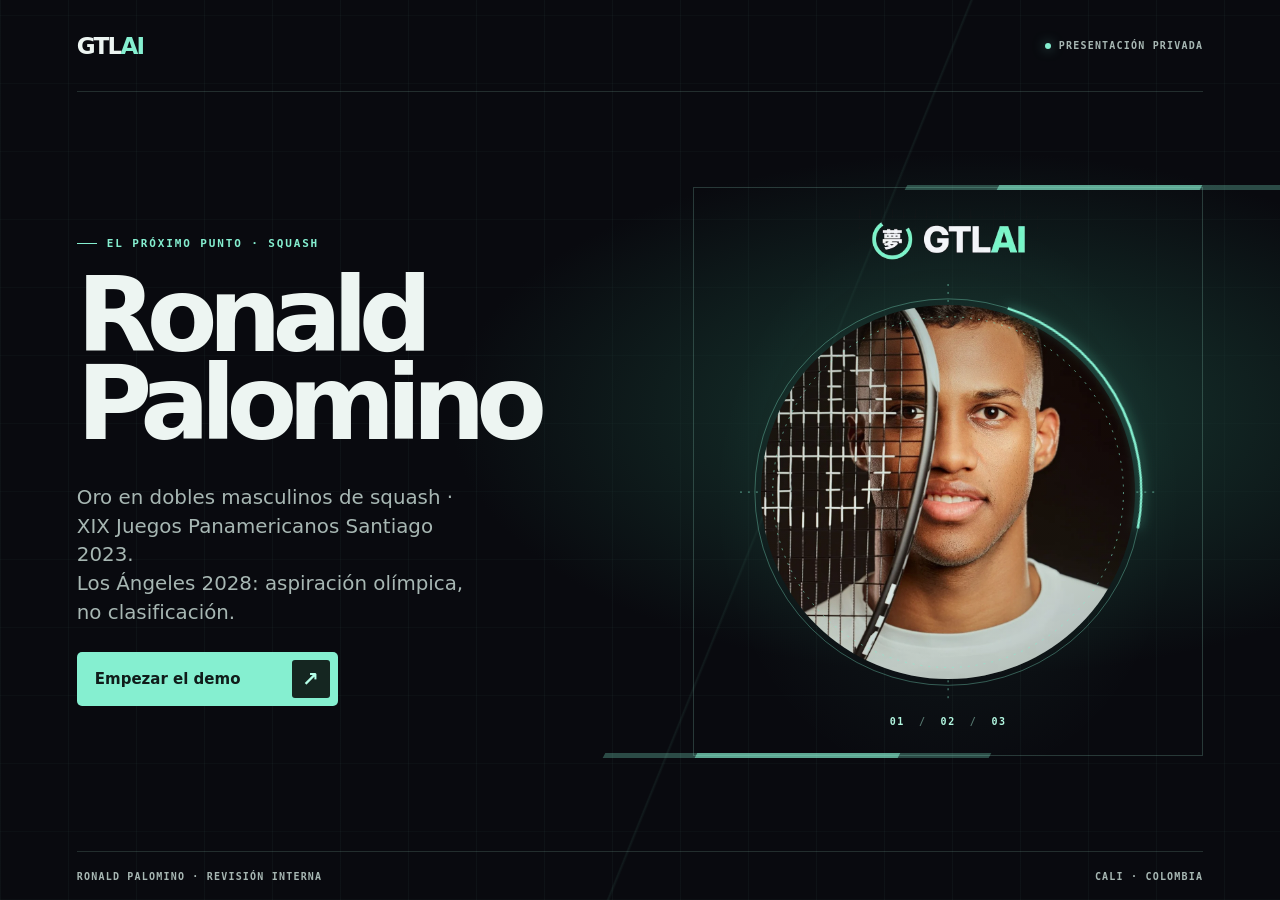
<file: index.html>
<!doctype html>
<html lang="es-CO">
<head>
<meta charset="utf-8">
<meta name="viewport" content="width=device-width, initial-scale=1">
<meta name="robots" content="noindex, nofollow">
<link rel="icon" href="intro-assets/logo-poster.webp" type="image/webp">
<title>Ronald Palomino · Presentación por GTL AI</title>
<style>
  *{box-sizing:border-box}
  html,body{height:100%;margin:0;background:#1c1214;color:#fff7ea}
  .hub{height:100%;height:100dvh;display:grid;grid-template-rows:auto minmax(0,1fr)}
  .mast{padding:4px 12px;border-bottom:1px solid #ffffff20}
  .switch{display:flex;justify-content:center;gap:6px}
  .switch button{
    appearance:none;cursor:pointer;display:grid;place-items:center;
    min-width:44px;height:44px;padding:0 9px;border:0;border-radius:6px;
    background:transparent;color:#e6d5cd;font:650 13px/1 system-ui,sans-serif;
    font-variant-numeric:tabular-nums;letter-spacing:.06em;
  }
  .switch button:hover{background:#ffffff12;color:#fff7ea}
  .switch button[aria-selected="true"]{background:#fff7ea;color:#1c1214}
  .switch button:focus-visible{outline:2px solid #ffcf77;outline-offset:1px}
  .stage{position:relative;min-height:0;background:#111}
  .stage iframe{position:absolute;inset:0;width:100%;height:100%;border:0;background:#111;display:none}
  .stage iframe.is-on{display:block}
</style>
<link rel="stylesheet" href="welcome.css">
</head>
<body>
<section class="welcome" id="bienvenida" aria-labelledby="welcome-title">
  <div class="welcome-field" aria-hidden="true"></div>
  <header class="welcome-top">
    <span class="brand-word">GTL<span>AI</span></span>
    <span class="private-tag"><i></i> Presentación privada</span>
  </header>
  <div class="welcome-main">
    <div class="welcome-copy">
      <p class="welcome-kicker"><span></span> El próximo punto · Squash</p>
      <h1 id="welcome-title">Ronald<br>Palomino</h1>
      <p class="welcome-description">Oro en dobles masculinos de squash · XIX Juegos Panamericanos Santiago 2023.<br>Los Ángeles 2028: aspiración olímpica, no clasificación.</p>
      <a class="start-demo" id="empezar-demo" href="01/index.html">Empezar el demo <span aria-hidden="true">↗</span></a>
      <noscript><p class="plain-links"><a href="02/index.html">Demo 02</a> · <a href="03/index.html">Demo 03</a></p></noscript>
    </div>
    <figure class="welcome-visual" aria-hidden="true">
      <div class="portal-shell">
        <div class="portal-rails"></div>
        <div class="portal-mark">
          <video id="brand-film" muted playsinline preload="none" poster="intro-assets/logo-poster.webp" disablepictureinpicture tabindex="-1">
            <source src="intro-assets/logo-intro.mp4" type="video/mp4">
          </video>
        </div>
        <div class="portal-window" id="demo-aperture">
          <img src="assets/fotos/ronald-retrato-raqueta.webp" alt="" width="1100" height="1100" fetchpriority="high" decoding="async">
          <span class="photo-shade"></span>
          <svg class="portal-drawing" viewBox="0 0 420 420" fill="none">
            <circle class="orbit-base" cx="210" cy="210" r="195"/>
            <circle class="orbit-trace" cx="210" cy="210" r="195" pathLength="100"/>
            <circle class="orbit-inner" cx="210" cy="210" r="177"/>
            <path class="orbit-inner" d="M210 0v20m0 380v20M0 210h20m380 0h20"/>
          </svg>
        </div>
        <div class="portal-index"><span>01</span><span>02</span><span>03</span></div>
      </div>
    </figure>
  </div>
  <footer class="welcome-footer"><span>Ronald Palomino · Revisión interna</span><span>Cali · Colombia</span></footer>
</section>
<div class="reveal-ring" aria-hidden="true"></div>

<main class="hub" aria-label="Demos de Ronald Palomino" hidden>
  <header class="mast">
    <div class="switch" role="tablist" aria-label="Elegir demo">
      <button type="button" role="tab" id="tab-01" data-demo="01" aria-controls="frame-01" aria-selected="true" aria-label="01 · La dupla que vuelve">01</button>
      <button type="button" role="tab" id="tab-02" data-demo="02" aria-controls="frame-02" aria-selected="false" aria-label="02 · Dos títulos, dos fichas" tabindex="-1">02</button>
      <button type="button" role="tab" id="tab-03" data-demo="03" aria-controls="frame-03" aria-selected="false" aria-label="03 · Después de la segunda ronda" tabindex="-1">03</button>
    </div>
  </header>
  <div class="stage">
    <iframe class="is-on" id="frame-01" title="La dupla que vuelve" data-src="01/index.html"></iframe>
    <iframe id="frame-02" title="Dos títulos, dos fichas" data-src="02/index.html"></iframe>
    <iframe id="frame-03" title="Después de la segunda ronda" data-src="03/index.html"></iframe>
  </div>
</main>
<script src="opening-bridge.js" defer></script>
<script src="welcome.js" defer></script>
</body>
</html>
</file>
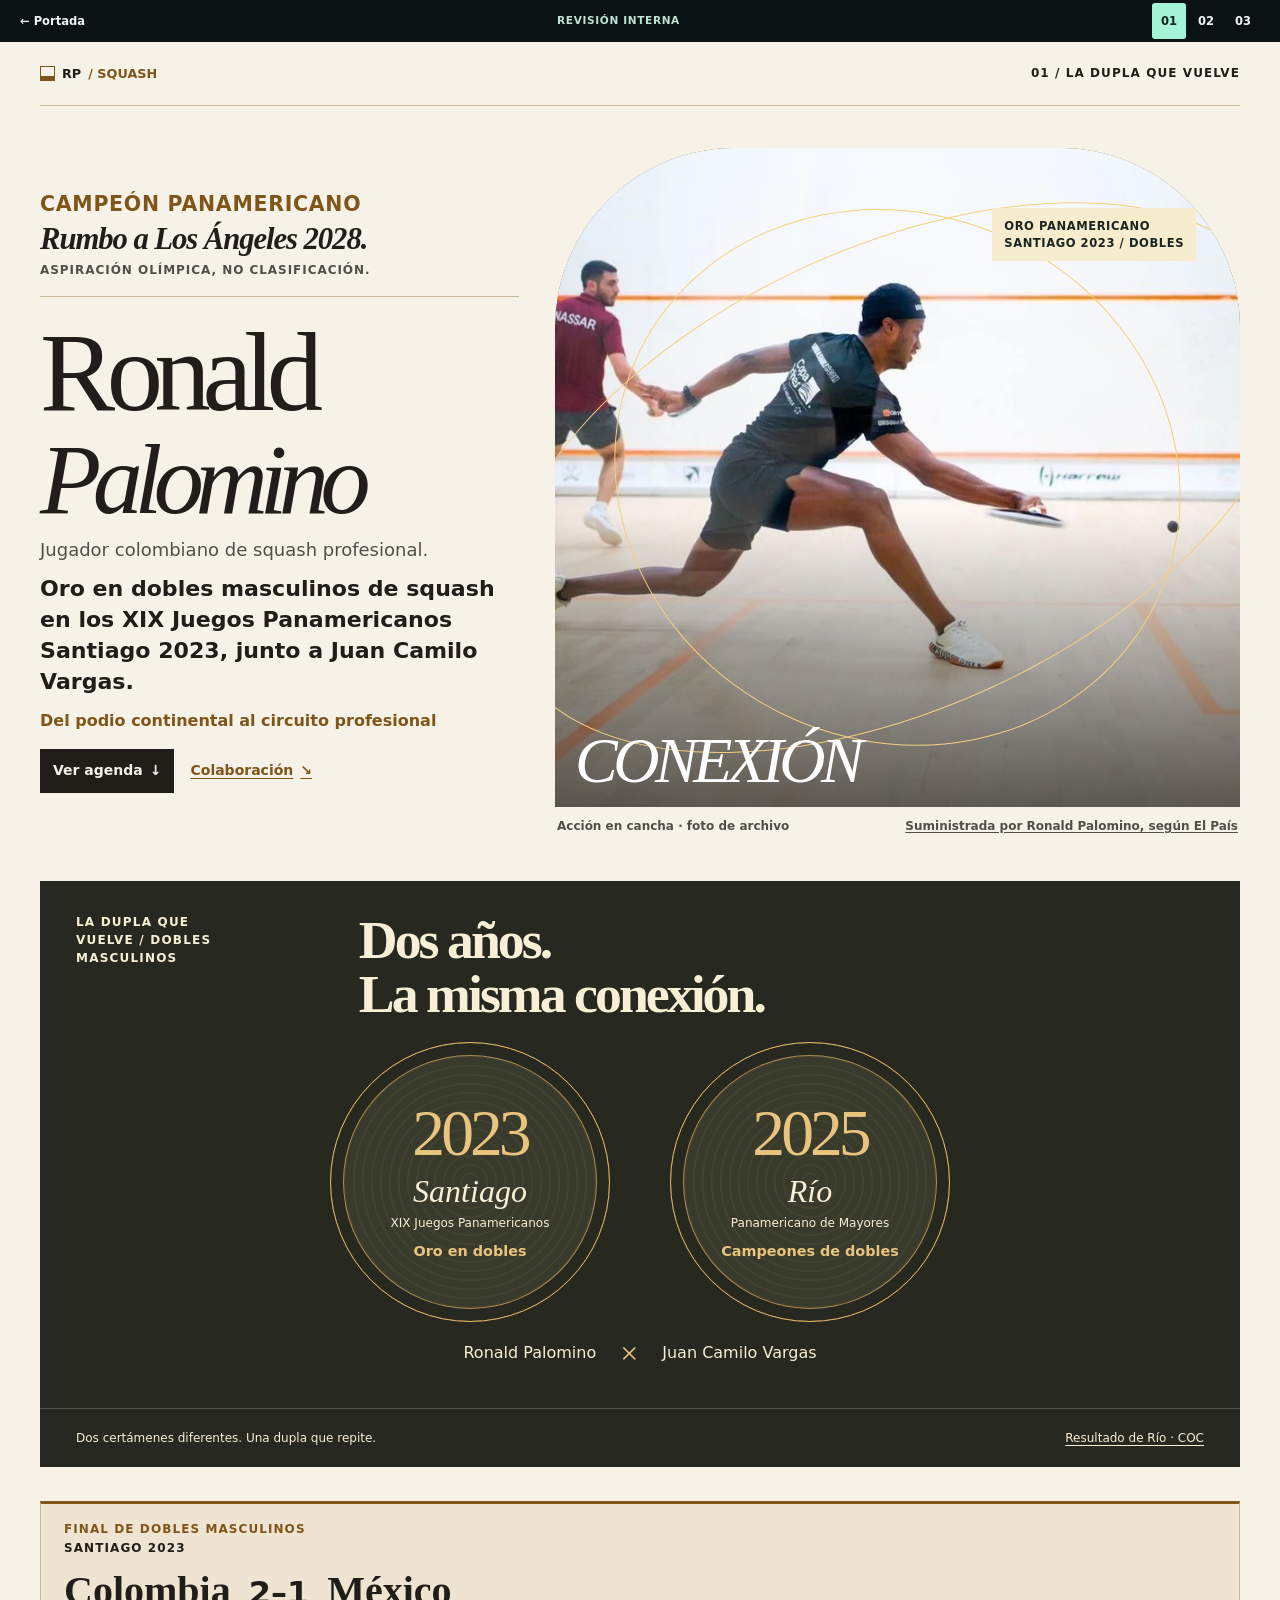
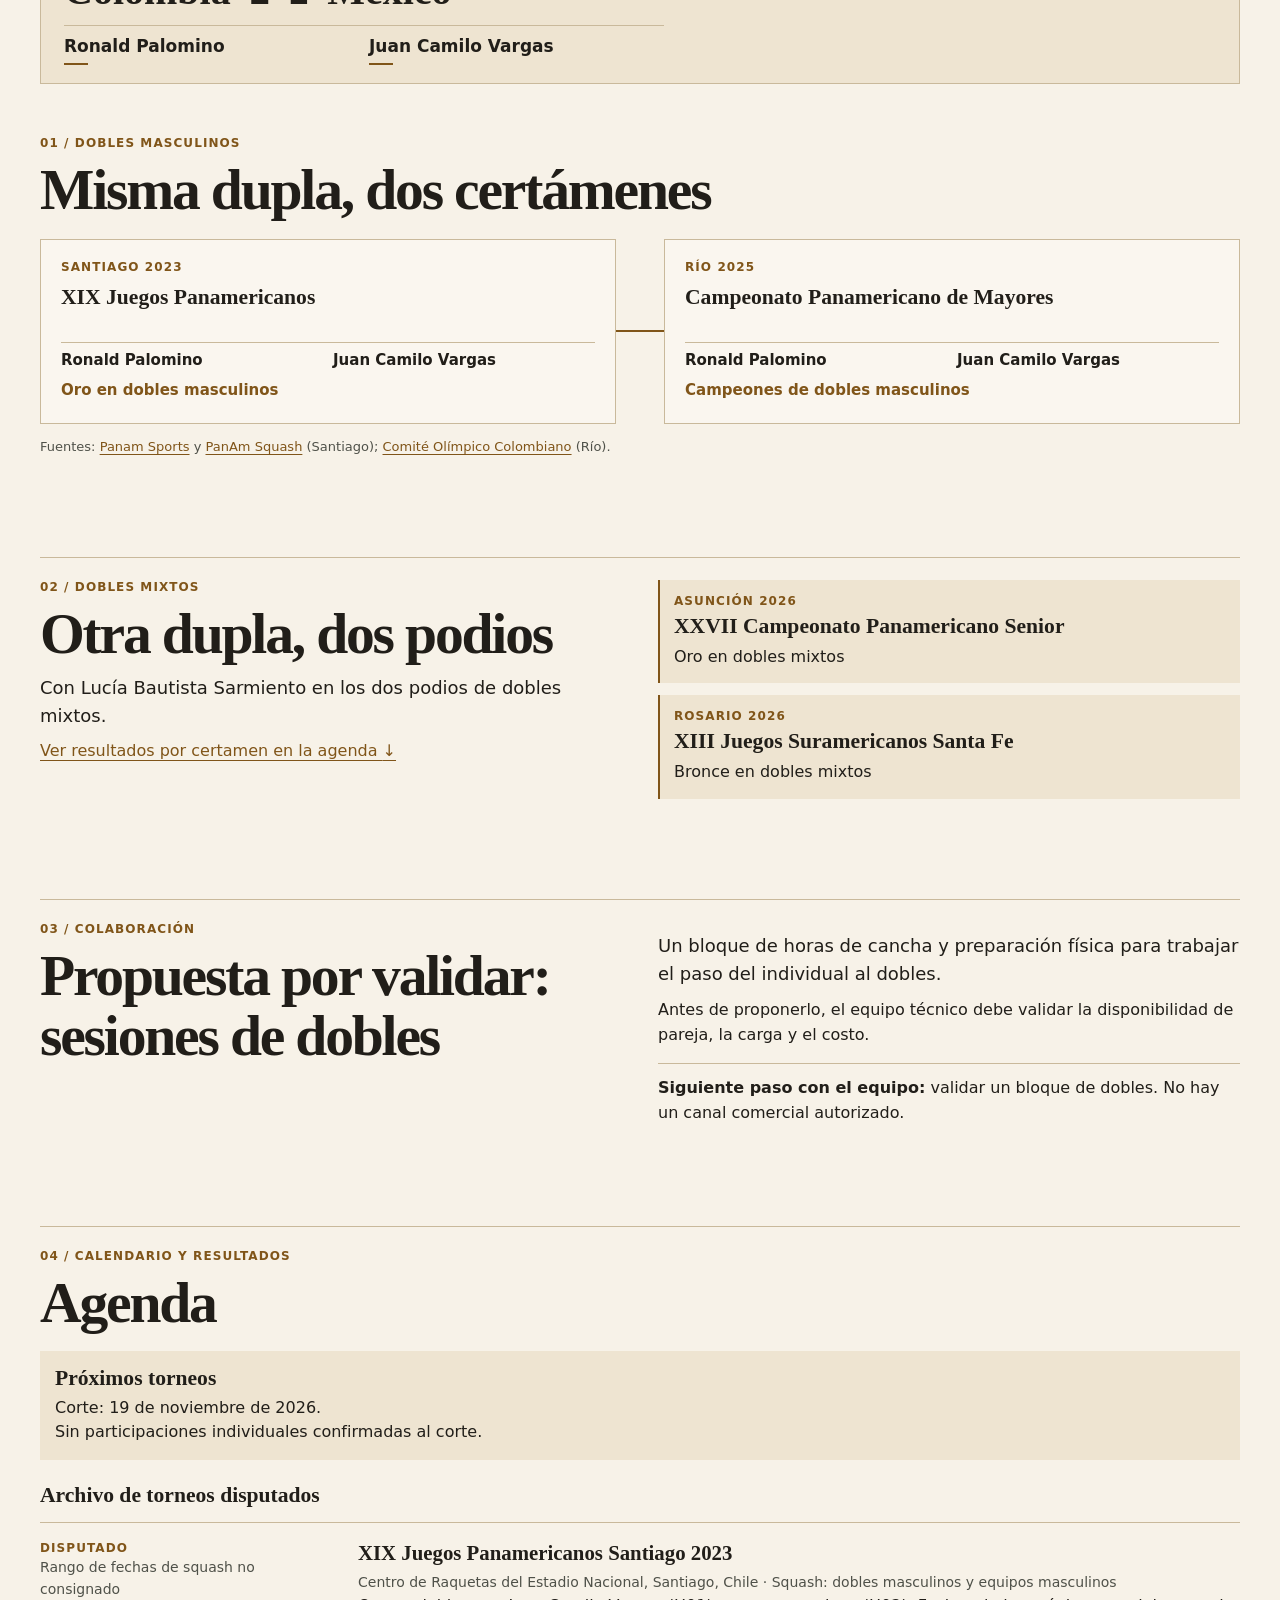
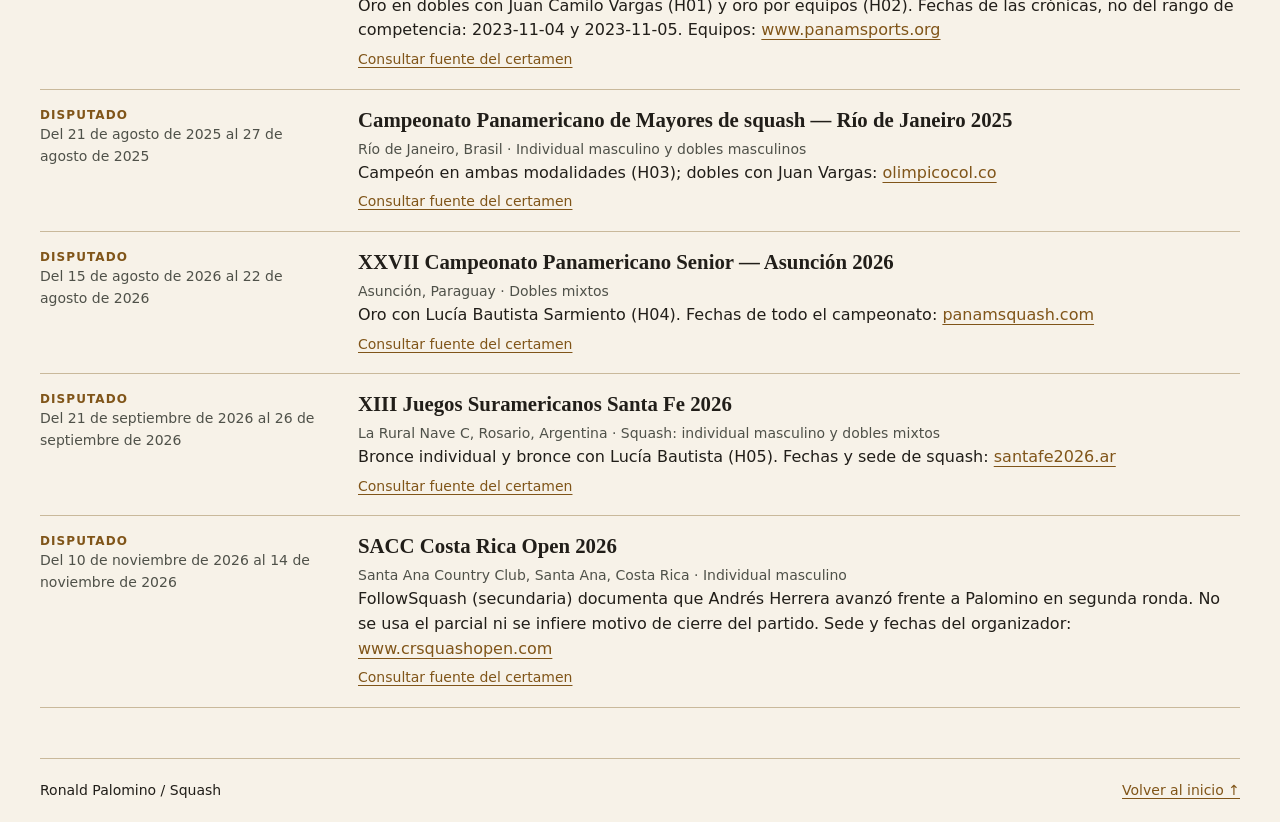
<file: 01/index.html>
<!doctype html>
<html lang="es-CO" data-rp-option="01">
<head>
<meta charset="utf-8">
<meta name="viewport" content="width=device-width, initial-scale=1">
<meta name="description" content="Ronald Palomino, jugador colombiano de squash profesional. Resultados, agenda y una propuesta de colaboración por validar.">
<link rel="icon" href="../intro-assets/logo-poster.webp" type="image/webp">
<title>Ronald Palomino — La dupla que vuelve</title>
<link rel="stylesheet" href="assets/sitio.css">
<meta name="robots" content="noindex, nofollow">
<link rel="stylesheet" href="../assets/fotografia.css">
<script>if(window.parent!==window)document.documentElement.classList.add("rp-embedded");</script>
<link rel="stylesheet" href="../assets/firma.css">
<script>document.documentElement.classList.add("sf-enhanced");</script>
<script src="../assets/firma.js" defer></script>
</head>
<body>
<nav class="rp-local-nav" aria-label="Versiones de la demo interna"><a href="../index.html">← Portada</a><span>Revisión interna</span><div class="rp-versions"><a href="../01/index.html" aria-label="01 · La dupla que vuelve" aria-current="page">01</a><a href="../02/index.html" aria-label="02 · Dos títulos, dos fichas">02</a><a href="../03/index.html" aria-label="03 · Después de la segunda ronda">03</a></div></nav>
<a class="skip" href="#contenido">Saltar al contenido</a>
<header class="mast shell"><a class="brand" href="#contenido"><span class="logo" aria-hidden="true"></span> RP <span class="mast-sport">/ SQUASH</span></a><span class="eyebrow">01 / La dupla que vuelve</span></header>
<main id="contenido" class="shell" tabindex="-1">
<section class="hero" aria-labelledby="nombre">
  <div class="intro">
    <div class="sf-core">
      <p class="sf-core-title">Campeón panamericano</p>
      <p class="sf-core-goal">Rumbo a Los Ángeles <strong>2028.</strong></p>
      <p class="sf-core-note">Aspiración olímpica, no clasificación.</p>
    </div>
    <h1 id="nombre">Ronald <span>Palomino</span></h1>
    <p class="sport">Jugador colombiano de squash profesional.</p>
    <p class="credential">Oro en dobles masculinos de squash en los XIX Juegos Panamericanos Santiago 2023, junto a Juan Camilo Vargas.</p>
    <p class="stance">Del podio continental al circuito profesional</p>
    <nav class="hero-links" aria-label="En esta página"><a class="primary" href="#agenda">Ver agenda <span aria-hidden="true">↓</span></a><a href="#colaboracion">Colaboración <span aria-hidden="true">↘</span></a></nav>
  </div>
  <div class="rp-hero-plate">
    <figure class="rp-photo" data-photo="IMG-02"><div class="sf-scene" data-gesture="opening"><img src="../assets/fotos/ronald-accion-cancha.webp" width="1100" height="733" alt="Ronald Palomino estira la raqueta hacia la pelota sobre la cancha de squash." decoding="async" fetchpriority="high"><div class="sf-courts" aria-hidden="true"><i></i><i></i></div><div class="sf-lens sf-lens-a" aria-hidden="true"></div><div class="sf-lens sf-lens-b" aria-hidden="true"></div><span class="sf-scene-word" aria-hidden="true">CONEXIÓN</span><span class="sf-seal">ORO PANAMERICANO<br>SANTIAGO 2023 / DOBLES</span></div><figcaption class="rp-caption"><span>Acción en cancha · foto de archivo</span><a href="https://www.elpais.com.co/deportes/del-barrio-melendez-de-cali-a-los-angeles-2028-el-sueno-olimpico-de-ronald-palomino-0527.html">Suministrada por Ronald Palomino, según El País</a></figcaption></figure>
<section class="sf-post sf-dupla" data-gesture="post" aria-labelledby="sf-p-title">
 <header class="sf-post-head"><p class="sf-label">La dupla que vuelve / Dobles masculinos</p><h2 id="sf-p-title">Dos años.<br>La misma conexión.</h2></header>
 <div class="sf-medals"><article class="sf-medal sf-medal-a"><span class="sf-year">2023</span><h3>Santiago</h3><p>XIX Juegos Panamericanos</p><strong>Oro en dobles</strong></article><article class="sf-medal sf-medal-b"><span class="sf-year">2025</span><h3>Río</h3><p>Panamericano de Mayores</p><strong>Campeones de dobles</strong></article><div class="sf-duo-names"><span>Ronald Palomino</span><b>×</b><span>Juan Camilo Vargas</span></div></div>
 <footer class="sf-post-foot"><span>Dos certámenes diferentes. Una dupla que repite.</span><a href="https://olimpicocol.co/web/ronald-palomino-y-juan-vargas-campeones-en-el-panamericano-de-mayores-de-squash/">Resultado de Río · COC</a></footer>
</section>
  <figure class="score" aria-labelledby="final-label">
    <figcaption id="final-label" class="eyebrow">Final de dobles masculinos <span>Santiago 2023</span></figcaption>
    <p class="result">Colombia <strong>2–1</strong> México</p>
    <div class="pair"><span>Ronald Palomino<i aria-hidden="true"></i></span><span>Juan Camilo Vargas<i aria-hidden="true"></i></span></div>
  </figure>
</div>
</section>
<section class="continuity" aria-labelledby="dupla">
  <p class="eyebrow kicker">01 / Dobles masculinos</p>
  <div class="continuity-trigger" aria-hidden="true"></div>
  <h2 id="dupla">Misma dupla, dos certámenes</h2>
  <div class="duo">
    <article class="milestone"><p class="eyebrow">Santiago 2023</p><h3>XIX Juegos Panamericanos</h3><p class="names"><span>Ronald Palomino</span><span>Juan Camilo Vargas</span></p><p class="medal">Oro en dobles masculinos</p></article>
    <div class="bridge" aria-hidden="true"><i></i></div>
    <article class="milestone"><p class="eyebrow">Río 2025</p><h3>Campeonato Panamericano de Mayores</h3><p class="names"><span>Ronald Palomino</span><span>Juan Camilo Vargas</span></p><p class="medal">Campeones de dobles masculinos</p></article>
  </div>
  <p class="sources">Fuentes: <a href="https://www.panamsports.org/noticias-deportivas/colombia-logra-dos-oros-en-jornada-de-finales-del-squash/">Panam Sports</a> y <a href="https://panamsquash.com/2023/11/usa-tops-medal-count-at-pan-am-games/">PanAm Squash</a> (Santiago); <a href="https://olimpicocol.co/web/ronald-palomino-y-juan-vargas-campeones-en-el-panamericano-de-mayores-de-squash/">Comité Olímpico Colombiano</a> (Río).</p>
</section>
<section class="chapter" aria-labelledby="mixtos">
  <div><p class="eyebrow kicker">02 / Dobles mixtos</p><h2 id="mixtos">Otra dupla, dos podios</h2><p class="lede">Con Lucía Bautista Sarmiento en los dos podios de dobles mixtos.</p><a href="#agenda">Ver resultados por certamen en la agenda <span aria-hidden="true">↓</span></a></div>
  <div class="mixed"><article><p class="eyebrow">Asunción 2026</p><h3>XXVII Campeonato Panamericano Senior</h3><p>Oro en dobles mixtos</p></article><article><p class="eyebrow">Rosario 2026</p><h3>XIII Juegos Suramericanos Santa Fe</h3><p>Bronce en dobles mixtos</p></article></div>
</section>
<section class="support chapter" id="colaboracion" tabindex="-1" aria-labelledby="apoyo">
  <div><p class="eyebrow kicker">03 / Colaboración</p><h2 id="apoyo">Propuesta por validar: sesiones de dobles</h2></div>
  <div><p class="lede">Un bloque de horas de cancha y preparación física para trabajar el paso del individual al dobles.</p><p>Antes de proponerlo, el equipo técnico debe validar la disponibilidad de pareja, la carga y el costo.</p><p class="next-step"><strong>Siguiente paso con el equipo:</strong> validar un bloque de dobles. No hay un canal comercial autorizado.</p></div>
</section>
<section class="agenda" id="agenda" tabindex="-1" aria-labelledby="agenda-title">
  <p class="eyebrow kicker">04 / Calendario y resultados</p><h2 id="agenda-title">Agenda</h2>
<!-- agenda:inicio -->
<div class="status"><h3>Próximos torneos</h3><p>Corte: <time datetime="2026-11-19">19 de noviembre de 2026</time>.</p>
<p>Sin participaciones individuales confirmadas al corte.</p>
</div>
<h3>Archivo de torneos disputados</h3>
<ul class="agenda-list">
<li class="event" data-evento="E01"><div><p class="eyebrow">Disputado</p><p class="event-meta">Rango de fechas de squash no consignado</p></div>
<div><h4>XIX Juegos Panamericanos Santiago 2023</h4><p class="event-meta">Centro de Raquetas del Estadio Nacional, Santiago, Chile · Squash: dobles masculinos y equipos masculinos</p><p>Oro en dobles con Juan Camilo Vargas (H01) y oro por equipos (H02). Fechas de las crónicas, no del rango de competencia: 2023-11-04 y 2023-11-05. Equipos: <a href="https://www.panamsports.org/noticias-deportivas/colombia-y-estados-unidos-fueron-los-lideres-del-squash-en-santiago-2023/">www.panamsports.org</a></p><p class="event-sources"><a href="https://www.panamsports.org/noticias-deportivas/colombia-logra-dos-oros-en-jornada-de-finales-del-squash/">Consultar fuente del certamen</a></p></div></li>
<li class="event" data-evento="E02"><div><p class="eyebrow">Disputado</p><p class="event-meta">Del 21 de agosto de 2025 al 27 de agosto de 2025</p></div>
<div><h4>Campeonato Panamericano de Mayores de squash — Río de Janeiro 2025</h4><p class="event-meta">Río de Janeiro, Brasil · Individual masculino y dobles masculinos</p><p>Campeón en ambas modalidades (H03); dobles con Juan Vargas: <a href="https://olimpicocol.co/web/ronald-palomino-y-juan-vargas-campeones-en-el-panamericano-de-mayores-de-squash/">olimpicocol.co</a></p><p class="event-sources"><a href="https://olimpicocol.co/web/ronald-palomino-campeon-del-panamericano-de-mayores-de-squash/">Consultar fuente del certamen</a></p></div></li>
<li class="event" data-evento="E03"><div><p class="eyebrow">Disputado</p><p class="event-meta">Del 15 de agosto de 2026 al 22 de agosto de 2026</p></div>
<div><h4>XXVII Campeonato Panamericano Senior — Asunción 2026</h4><p class="event-meta">Asunción, Paraguay · Dobles mixtos</p><p>Oro con Lucía Bautista Sarmiento (H04). Fechas de todo el campeonato: <a href="https://panamsquash.com/events/2026-senior-asuncion/">panamsquash.com</a></p><p class="event-sources"><a href="https://panamsquash.com/2026/08/colombia-shines-as-pan-american-doubles-champions-in-asuncion-2026/">Consultar fuente del certamen</a></p></div></li>
<li class="event" data-evento="E04"><div><p class="eyebrow">Disputado</p><p class="event-meta">Del 21 de septiembre de 2026 al 26 de septiembre de 2026</p></div>
<div><h4>XIII Juegos Suramericanos Santa Fe 2026</h4><p class="event-meta">La Rural Nave C, Rosario, Argentina · Squash: individual masculino y dobles mixtos</p><p>Bronce individual y bronce con Lucía Bautista (H05). Fechas y sede de squash: <a href="https://santafe2026.ar/node/619">santafe2026.ar</a></p><p class="event-sources"><a href="https://olimpicocol.co/web/colombia-se-consagro-campeon-del-squash-en-santa-fe-2026/">Consultar fuente del certamen</a></p></div></li>
<li class="event" data-evento="E05"><div><p class="eyebrow">Disputado</p><p class="event-meta">Del 10 de noviembre de 2026 al 14 de noviembre de 2026</p></div>
<div><h4>SACC Costa Rica Open 2026</h4><p class="event-meta">Santa Ana Country Club, Santa Ana, Costa Rica · Individual masculino</p><p>FollowSquash (secundaria) documenta que Andrés Herrera avanzó frente a Palomino en segunda ronda. No se usa el parcial ni se infiere motivo de cierre del partido. Sede y fechas del organizador: <a href="https://www.crsquashopen.com/">www.crsquashopen.com</a></p><p class="event-sources"><a href="https://followsquash.com/tournaments/212">Consultar fuente del certamen</a></p></div></li>
</ul>
<!-- agenda:fin -->
</section>
</main>
<footer class="shell mast foot"><span>Ronald Palomino / Squash</span><a href="#contenido">Volver al inicio ↑</a></footer>

</body>
</html>
</file>
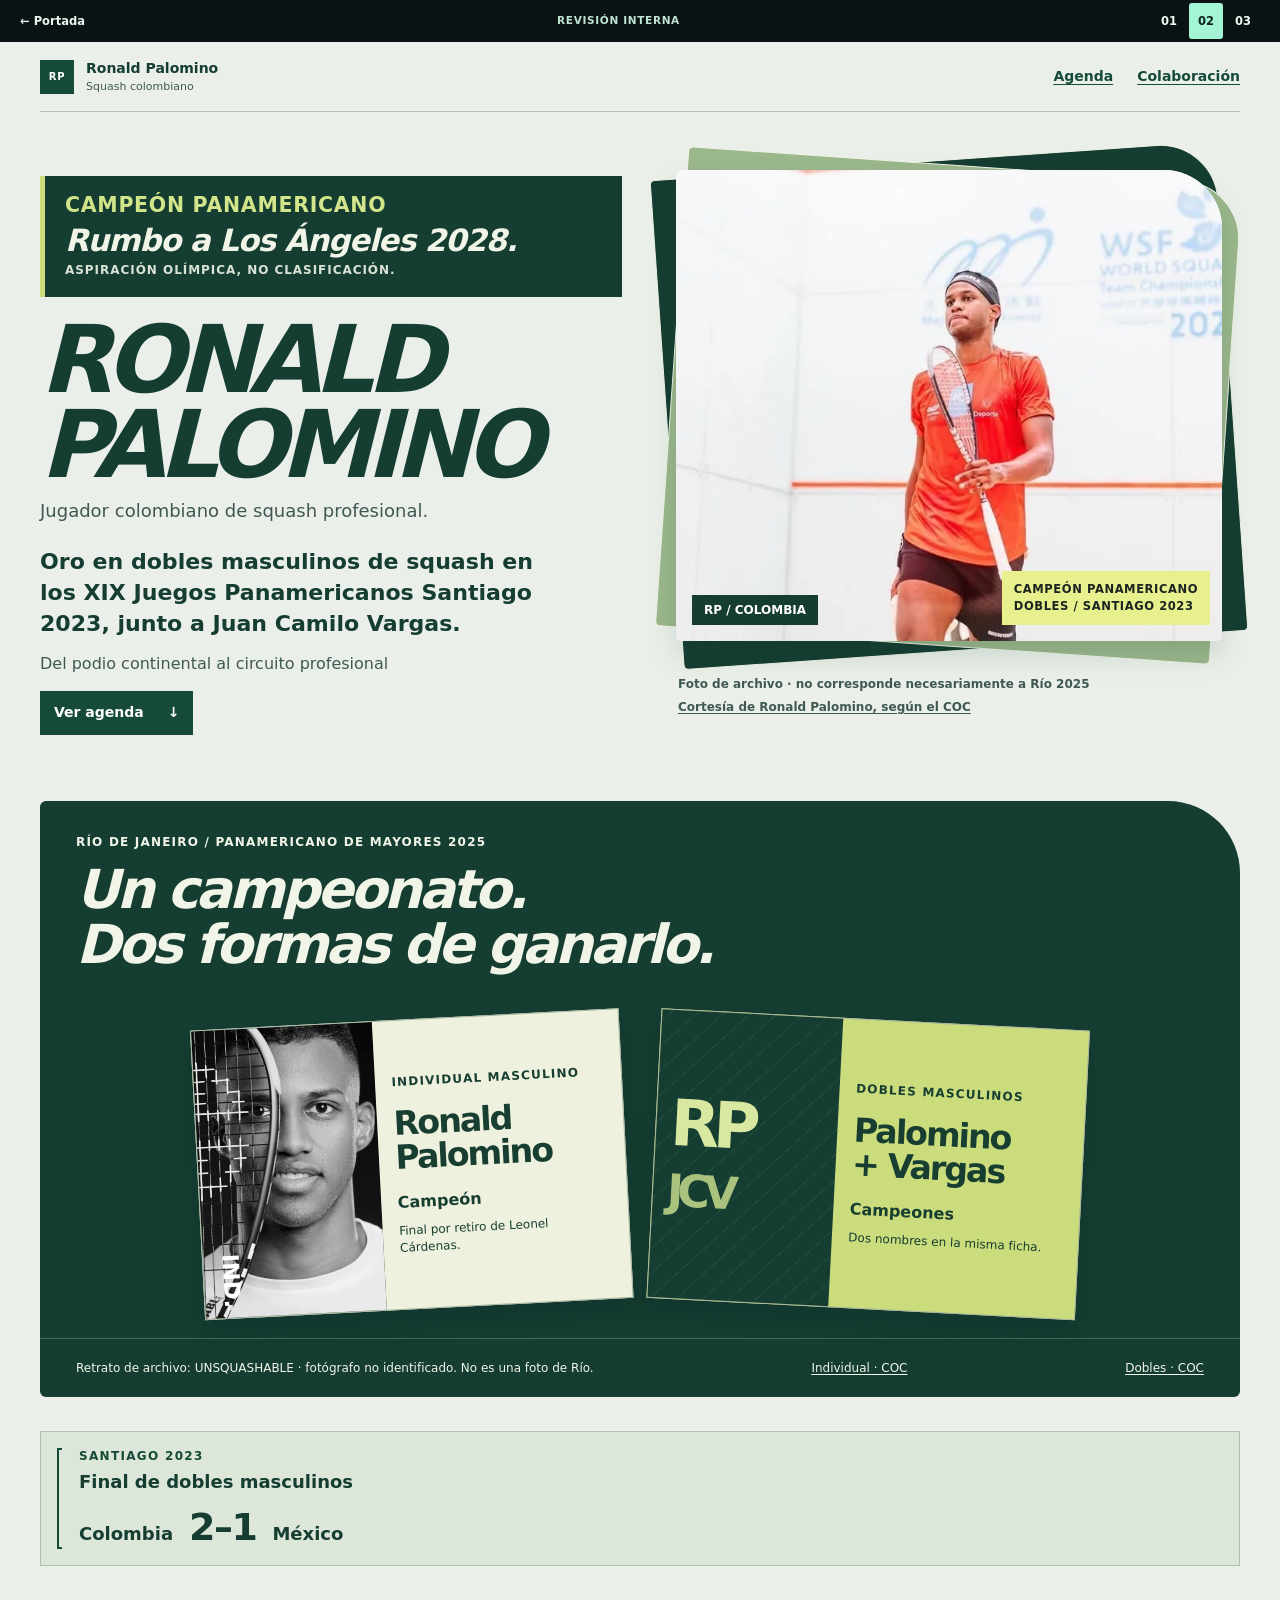
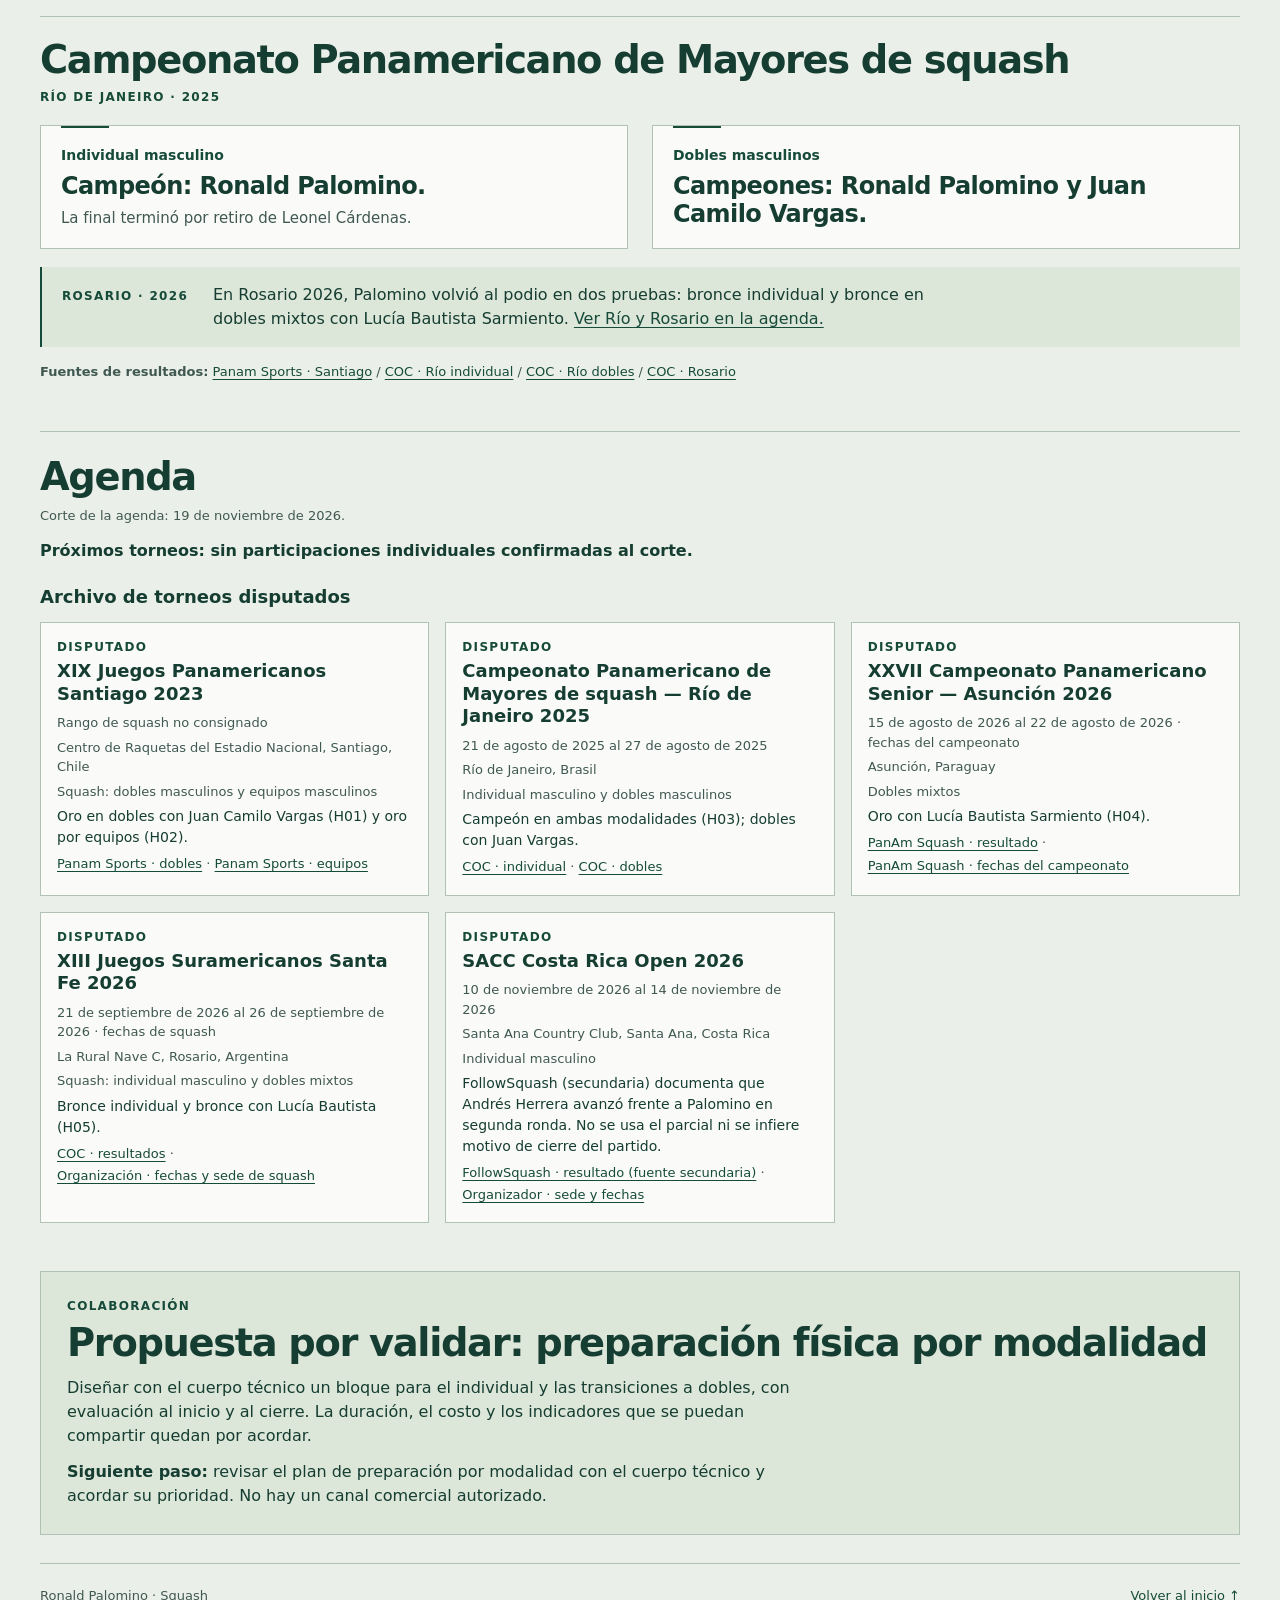
<file: 02/index.html>
<!doctype html>
<html lang="es-CO" data-rp-option="02">
<head>
<meta charset="utf-8">
<meta name="viewport" content="width=device-width, initial-scale=1">
<meta name="description" content="Ronald Palomino, jugador colombiano de squash profesional. Resultados deportivos, agenda y propuesta de preparación física por modalidad.">
<link rel="icon" href="../intro-assets/logo-poster.webp" type="image/webp">
<title>Ronald Palomino · Squash colombiano</title>
<link rel="stylesheet" href="assets/site.css">

<meta name="robots" content="noindex, nofollow">
<link rel="stylesheet" href="../assets/fotografia.css">
<script>if(window.parent!==window)document.documentElement.classList.add("rp-embedded");</script>
<link rel="stylesheet" href="../assets/firma.css">
<script>document.documentElement.classList.add("sf-enhanced");</script>
<script src="../assets/firma.js" defer></script>
</head>
<body>
<nav class="rp-local-nav" aria-label="Versiones de la demo interna"><a href="../index.html">← Portada</a><span>Revisión interna</span><div class="rp-versions"><a href="../01/index.html" aria-label="01 · La dupla que vuelve">01</a><a href="../02/index.html" aria-label="02 · Dos títulos, dos fichas" aria-current="page">02</a><a href="../03/index.html" aria-label="03 · Después de la segunda ronda">03</a></div></nav>
<a class="skip" href="#contenido">Saltar al contenido</a>
<header class="mast wrap">
  <a class="brand" href="#contenido"><span class="monogram" aria-hidden="true">RP</span><span>Ronald Palomino<span class="brand-sub">Squash colombiano</span></span></a>
  <nav aria-label="Principal"><a href="#agenda">Agenda</a><a href="#colaboracion">Colaboración</a></nav>
</header>
<main id="contenido" class="wrap">
  <section class="hero" aria-labelledby="nombre" data-opening>
    <div class="intro">
      <div class="identity">
      <div class="sf-core">
      <p class="sf-core-title">Campeón panamericano</p>
      <p class="sf-core-goal">Rumbo a Los Ángeles <strong>2028.</strong></p>
      <p class="sf-core-note">Aspiración olímpica, no clasificación.</p>
    </div>
    <h1 id="nombre">Ronald Palomino</h1>
      <p class="sport">Jugador colombiano de squash profesional.</p>
      </div>
      <div>
      <p class="credential">Oro en dobles masculinos de squash en los XIX Juegos Panamericanos Santiago 2023, junto a Juan Camilo Vargas.</p>
      <p class="position">Del podio continental al circuito profesional</p>
      <a class="button" href="#agenda">Ver agenda <span aria-hidden="true">↓</span></a>
      </div>
    </div>
  <div class="rp-hero-plate">
    <figure class="rp-photo" data-photo="IMG-03"><div class="sf-scene" data-gesture="opening"><img src="../assets/fotos/ronald-archivo-deportivo.webp" width="1080" height="607" alt="Ronald Palomino con camiseta roja y raqueta en una cancha de squash." decoding="async" fetchpriority="high"><div class="sf-card-back sf-back-a" aria-hidden="true"></div><div class="sf-card-back sf-back-b" aria-hidden="true"></div><span class="sf-card-index" aria-hidden="true">RP / COLOMBIA</span><span class="sf-seal">CAMPEÓN PANAMERICANO<br>DOBLES / SANTIAGO 2023</span></div><figcaption class="rp-caption"><span>Foto de archivo · no corresponde necesariamente a Río 2025</span><a href="https://olimpicocol.co/web/ronald-palomino-campeon-del-panamericano-de-mayores-de-squash/">Cortesía de Ronald Palomino, según el COC</a></figcaption></figure>
<section class="sf-post sf-fichas" data-gesture="post" aria-labelledby="sf-p-title">
 <header class="sf-post-head"><p class="sf-label">Río de Janeiro / Panamericano de Mayores 2025</p><h2 id="sf-p-title">Un campeonato.<br>Dos formas de ganarlo.</h2></header>
 <div class="sf-card-table"><article class="sf-champion sf-single"><div class="sf-card-art"><img src="../assets/fotos/ronald-retrato-raqueta.webp" alt="Retrato editorial de Ronald con raqueta; fotografía de archivo." loading="lazy" width="1100" height="1100"><span>IND.</span></div><div class="sf-card-copy"><p class="sf-label">Individual masculino</p><h3>Ronald<br>Palomino</h3><strong>Campeón</strong><p>Final por retiro de Leonel Cárdenas.</p></div></article><article class="sf-champion sf-double"><div class="sf-card-art sf-double-art" aria-hidden="true"><b>RP<br><i>JCV</i></b></div><div class="sf-card-copy"><p class="sf-label">Dobles masculinos</p><h3>Palomino<br>+ Vargas</h3><strong>Campeones</strong><p>Dos nombres en la misma ficha.</p></div></article></div>
 <footer class="sf-post-foot"><span>Retrato de archivo: UNSQUASHABLE · fotógrafo no identificado. No es una foto de Río.</span><a href="https://olimpicocol.co/web/ronald-palomino-campeon-del-panamericano-de-mayores-de-squash/">Individual · COC</a><a href="https://olimpicocol.co/web/ronald-palomino-y-juan-vargas-campeones-en-el-panamericano-de-mayores-de-squash/">Dobles · COC</a></footer>
</section>
    <figure class="record" aria-labelledby="registro" aria-describedby="final-santiago">
      <span class="brace" aria-hidden="true"></span>
      <figcaption id="registro" class="eyebrow">Santiago 2023</figcaption>
      <p id="final-santiago" class="record-title">Final de dobles masculinos</p>
      <p class="score"><span>Colombia</span> <strong>2–1</strong> <span>México</span></p>
    </figure>
  </div>
</section>
  <section class="rio" aria-labelledby="rio-titulo">
    <header class="section-head">
      <div class="trigger" data-rio-trigger aria-hidden="true"></div>
      <h2 id="rio-titulo">Campeonato Panamericano de Mayores de squash</h2>
      <p class="eyebrow">Río de Janeiro · 2025</p>
    </header>
    <div class="cards">
      <article class="result">
        <span class="rule" aria-hidden="true"></span>
        <h3>Individual masculino</h3>
        <p class="winner">Campeón: Ronald Palomino.</p>
        <p class="result-note">La final terminó por retiro de Leonel Cárdenas.</p>
      </article>
      <article class="result">
        <span class="rule" aria-hidden="true"></span>
        <h3>Dobles masculinos</h3>
        <p class="winner">Campeones: Ronald Palomino y Juan Camilo Vargas.</p>
      </article>
    </div>
    <div class="continuity">
      <p class="eyebrow">Rosario · 2026</p>
      <p>En Rosario 2026, Palomino volvió al podio en dos pruebas: bronce individual y bronce en dobles mixtos con Lucía Bautista Sarmiento. <a href="#archivo">Ver Río y Rosario en la agenda.</a></p>
    </div>
    <p class="sources"><strong>Fuentes de resultados:</strong> <a href="https://www.panamsports.org/noticias-deportivas/colombia-logra-dos-oros-en-jornada-de-finales-del-squash/">Panam Sports · Santiago</a><span aria-hidden="true"> / </span><a href="https://olimpicocol.co/web/ronald-palomino-campeon-del-panamericano-de-mayores-de-squash/">COC · Río individual</a><span aria-hidden="true"> / </span><a href="https://olimpicocol.co/web/ronald-palomino-y-juan-vargas-campeones-en-el-panamericano-de-mayores-de-squash/">COC · Río dobles</a><span aria-hidden="true"> / </span><a href="https://olimpicocol.co/web/colombia-se-consagro-campeon-del-squash-en-santa-fe-2026/">COC · Rosario</a></p>
  </section>
  <section class="section" id="agenda" tabindex="-1" aria-labelledby="agenda-titulo">
    <h2 id="agenda-titulo">Agenda</h2>
    <!-- AGENDA:INICIO -->
    <p class="cut">Corte de la agenda: <time datetime="2026-11-19">19 de noviembre de 2026</time>.</p>
    <p class="upcoming">Próximos torneos: sin participaciones individuales confirmadas al corte.</p>
    <h3 class="archive-title" id="archivo">Archivo de torneos disputados</h3>
    <div class="events">
      <article class="event" id="evento-e01">
        <p class="eyebrow">Disputado</p>
        <h4>XIX Juegos Panamericanos Santiago 2023</h4>
        <p class="meta">Rango de squash no consignado</p>
        <p class="meta">Centro de Raquetas del Estadio Nacional, Santiago, Chile</p>
        <p class="meta">Squash: dobles masculinos y equipos masculinos</p>
        <p class="note">Oro en dobles con Juan Camilo Vargas (H01) y oro por equipos (H02).</p>
        <p class="sources"><a href="https://www.panamsports.org/noticias-deportivas/colombia-logra-dos-oros-en-jornada-de-finales-del-squash/">Panam Sports · dobles</a> · <a href="https://www.panamsports.org/noticias-deportivas/colombia-y-estados-unidos-fueron-los-lideres-del-squash-en-santiago-2023/">Panam Sports · equipos</a></p>
      </article>
      <article class="event" id="evento-e02">
        <p class="eyebrow">Disputado</p>
        <h4>Campeonato Panamericano de Mayores de squash — Río de Janeiro 2025</h4>
        <p class="meta"><time datetime="2025-08-21">21 de agosto de 2025</time> al <time datetime="2025-08-27">27 de agosto de 2025</time></p>
        <p class="meta">Río de Janeiro, Brasil</p>
        <p class="meta">Individual masculino y dobles masculinos</p>
        <p class="note">Campeón en ambas modalidades (H03); dobles con Juan Vargas.</p>
        <p class="sources"><a href="https://olimpicocol.co/web/ronald-palomino-campeon-del-panamericano-de-mayores-de-squash/">COC · individual</a> · <a href="https://olimpicocol.co/web/ronald-palomino-y-juan-vargas-campeones-en-el-panamericano-de-mayores-de-squash/">COC · dobles</a></p>
      </article>
      <article class="event" id="evento-e03">
        <p class="eyebrow">Disputado</p>
        <h4>XXVII Campeonato Panamericano Senior — Asunción 2026</h4>
        <p class="meta"><time datetime="2026-08-15">15 de agosto de 2026</time> al <time datetime="2026-08-22">22 de agosto de 2026</time> · fechas del campeonato</p>
        <p class="meta">Asunción, Paraguay</p>
        <p class="meta">Dobles mixtos</p>
        <p class="note">Oro con Lucía Bautista Sarmiento (H04).</p>
        <p class="sources"><a href="https://panamsquash.com/2026/08/colombia-shines-as-pan-american-doubles-champions-in-asuncion-2026/">PanAm Squash · resultado</a> · <a href="https://panamsquash.com/events/2026-senior-asuncion/">PanAm Squash · fechas del campeonato</a></p>
      </article>
      <article class="event" id="evento-e04">
        <p class="eyebrow">Disputado</p>
        <h4>XIII Juegos Suramericanos Santa Fe 2026</h4>
        <p class="meta"><time datetime="2026-09-21">21 de septiembre de 2026</time> al <time datetime="2026-09-26">26 de septiembre de 2026</time> · fechas de squash</p>
        <p class="meta">La Rural Nave C, Rosario, Argentina</p>
        <p class="meta">Squash: individual masculino y dobles mixtos</p>
        <p class="note">Bronce individual y bronce con Lucía Bautista (H05).</p>
        <p class="sources"><a href="https://olimpicocol.co/web/colombia-se-consagro-campeon-del-squash-en-santa-fe-2026/">COC · resultados</a> · <a href="https://santafe2026.ar/node/619">Organización · fechas y sede de squash</a></p>
      </article>
      <article class="event" id="evento-e05">
        <p class="eyebrow">Disputado</p>
        <h4>SACC Costa Rica Open 2026</h4>
        <p class="meta"><time datetime="2026-11-10">10 de noviembre de 2026</time> al <time datetime="2026-11-14">14 de noviembre de 2026</time></p>
        <p class="meta">Santa Ana Country Club, Santa Ana, Costa Rica</p>
        <p class="meta">Individual masculino</p>
        <p class="note">FollowSquash (secundaria) documenta que Andrés Herrera avanzó frente a Palomino en segunda ronda. No se usa el parcial ni se infiere motivo de cierre del partido.</p>
        <p class="sources"><a href="https://followsquash.com/tournaments/212">FollowSquash · resultado (fuente secundaria)</a> · <a href="https://www.crsquashopen.com/">Organizador · sede y fechas</a></p>
      </article>
    </div>
    <!-- AGENDA:FIN -->
  </section>
  <section class="section support" id="colaboracion" tabindex="-1" aria-labelledby="colaboracion-titulo">
    <p class="eyebrow">Colaboración</p>
    <h2 id="colaboracion-titulo">Propuesta por validar: preparación física por modalidad</h2>
    <p>Diseñar con el cuerpo técnico un bloque para el individual y las transiciones a dobles, con evaluación al inicio y al cierre. La duración, el costo y los indicadores que se puedan compartir quedan por acordar.</p>
    <p><strong>Siguiente paso:</strong> revisar el plan de preparación por modalidad con el cuerpo técnico y acordar su prioridad. No hay un canal comercial autorizado.</p>
  </section>
</main>
<footer class="wrap footer"><span>Ronald Palomino · Squash</span><a href="#contenido">Volver al inicio ↑</a></footer>
</body>
</html>
</file>
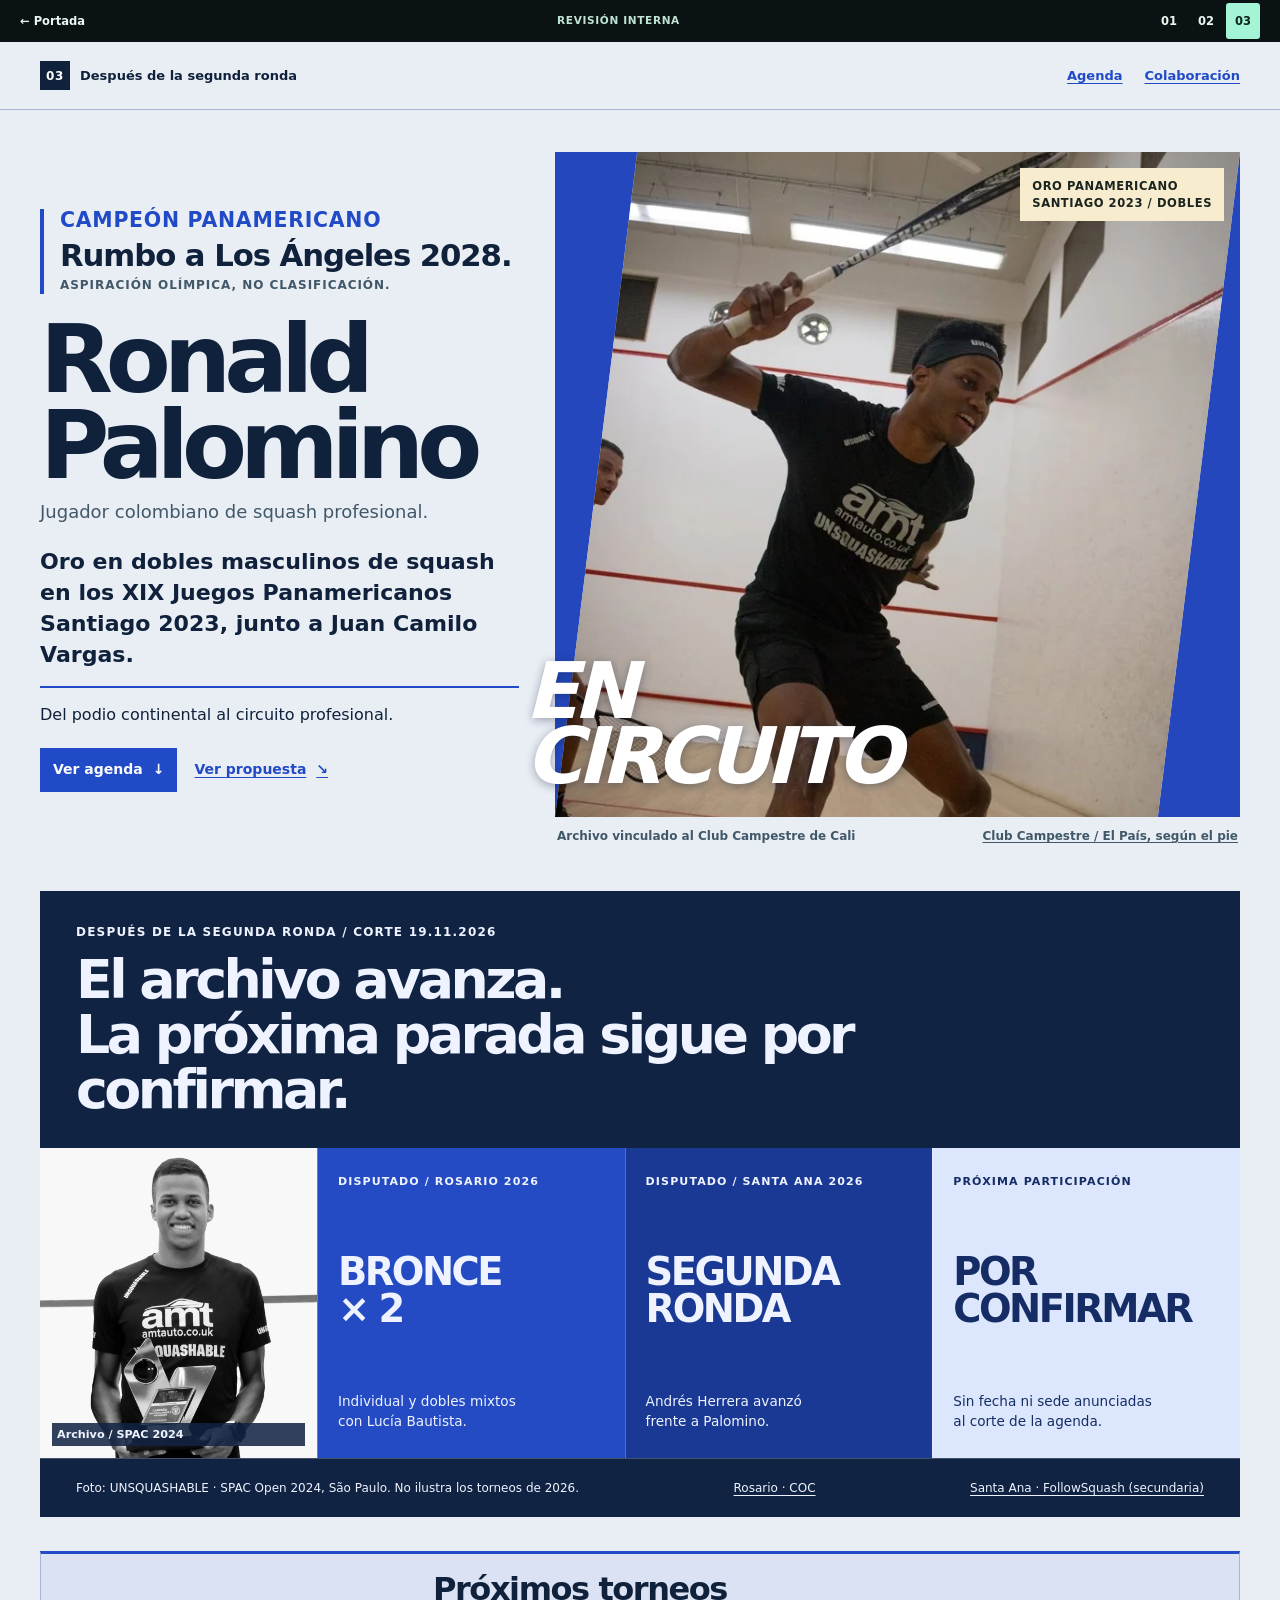
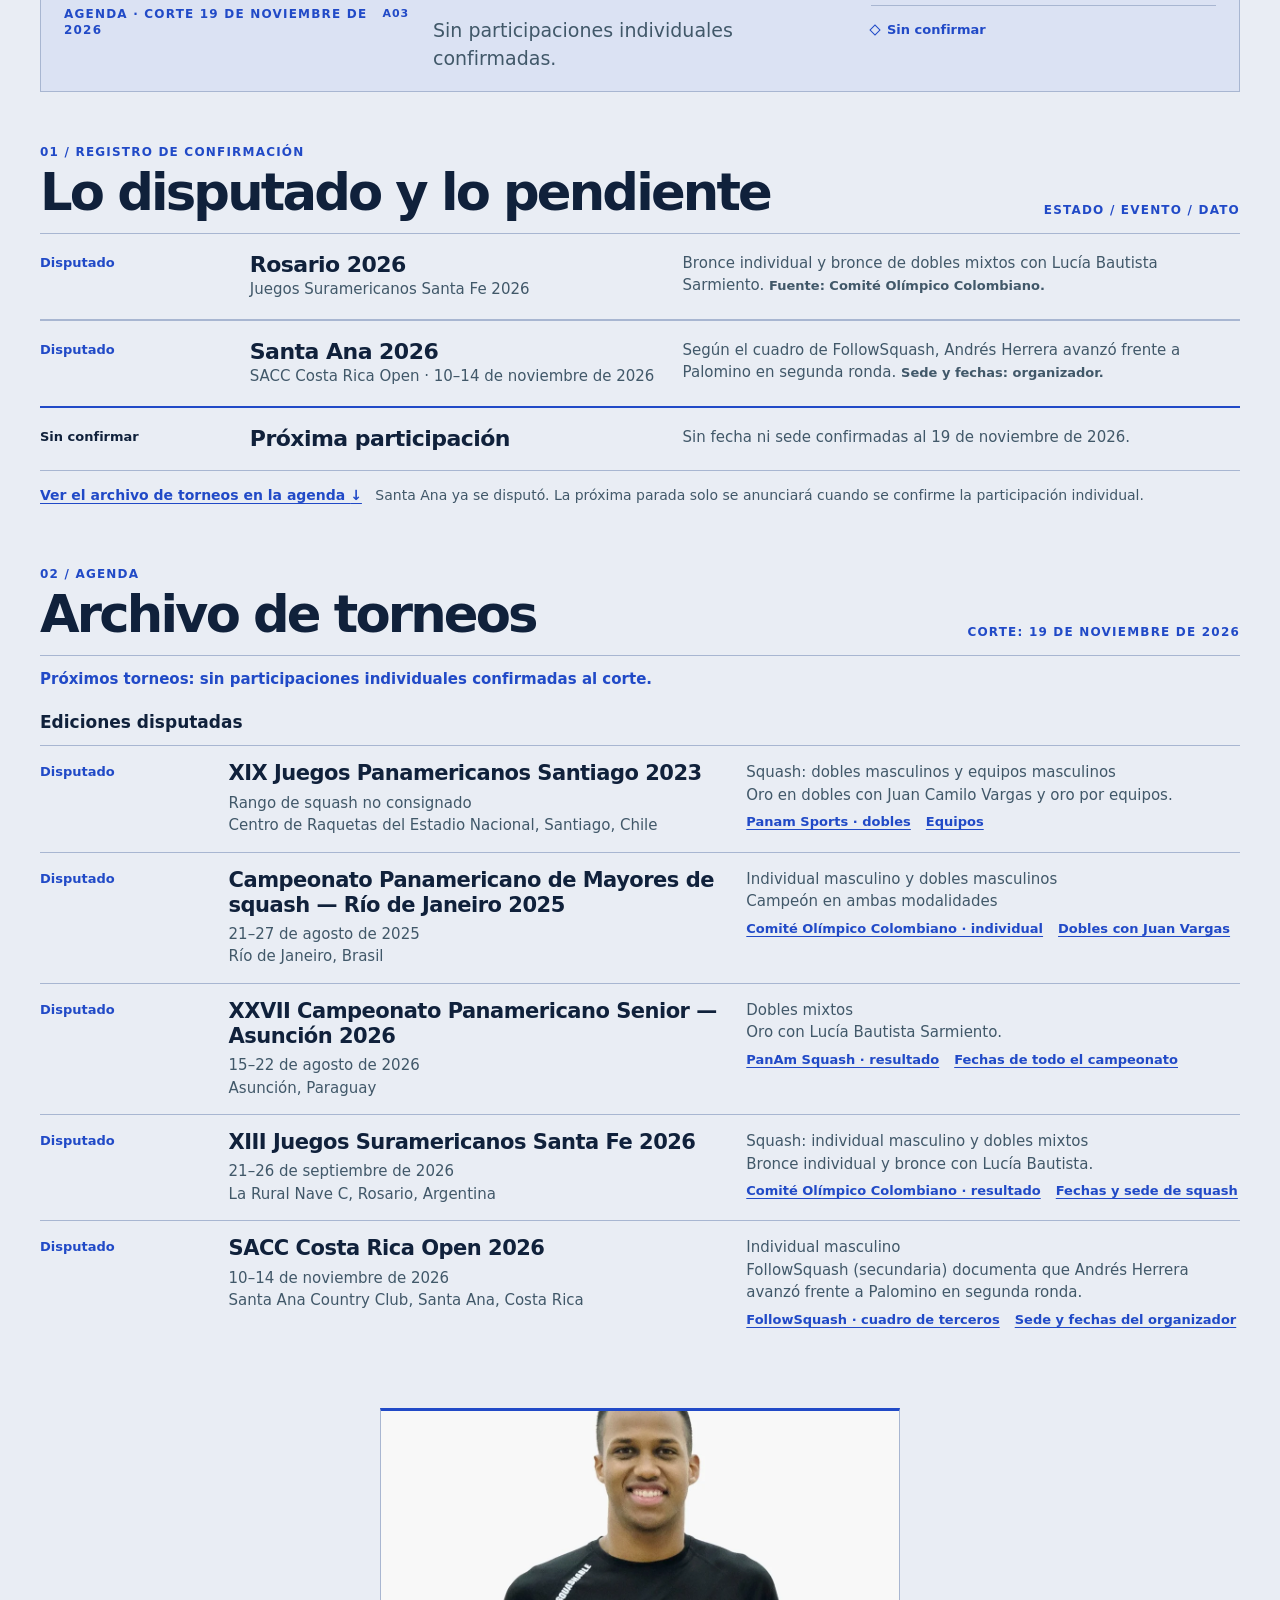
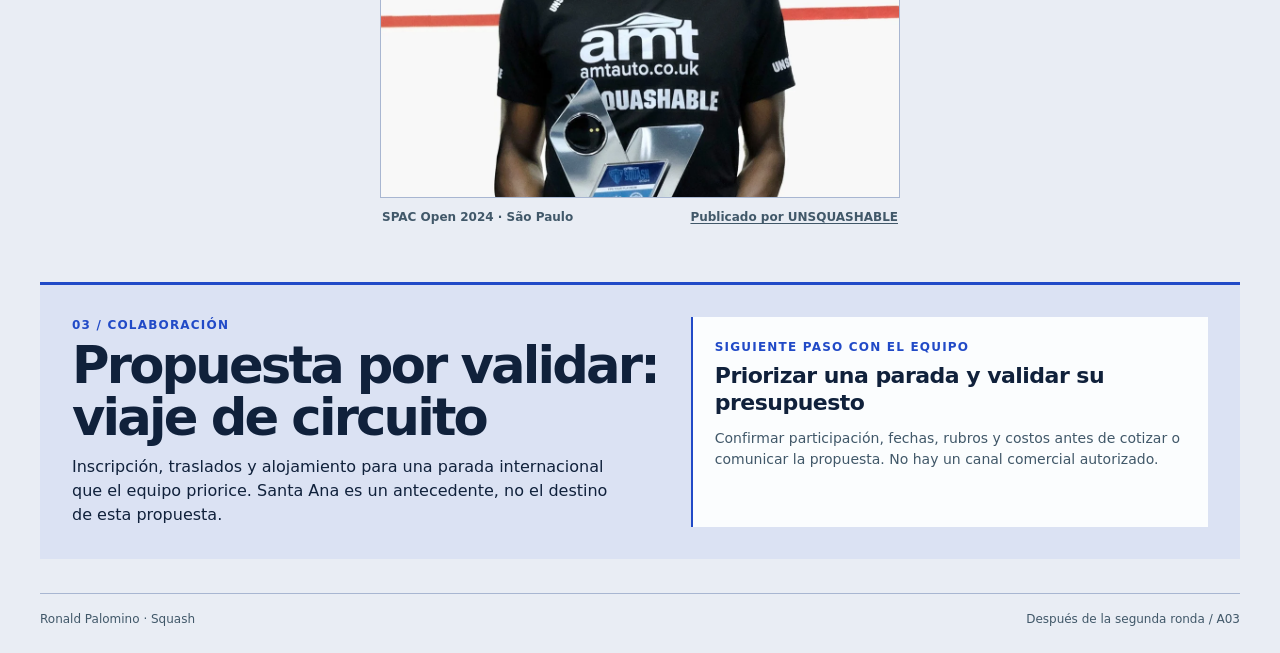
<file: 03/index.html>
<!doctype html>
<html lang="es-CO" data-rp-option="03">
<head>
<meta charset="utf-8"><meta name="viewport" content="width=device-width,initial-scale=1">
<meta name="description" content="Ronald Palomino, jugador colombiano de squash profesional. Credencial deportiva, archivo de torneos y propuesta de viaje por validar.">
<link rel="icon" href="../intro-assets/logo-poster.webp" type="image/webp">
<title>Ronald Palomino · Después de la segunda ronda</title>
<link rel="stylesheet" href="assets/site.css">

<meta name="robots" content="noindex, nofollow">
<link rel="stylesheet" href="../assets/fotografia.css">
<script>if(window.parent!==window)document.documentElement.classList.add("rp-embedded");</script>
<link rel="stylesheet" href="../assets/firma.css">
<script>document.documentElement.classList.add("sf-enhanced");</script>
<script src="../assets/firma.js" defer></script>
</head>
<body>
<nav class="rp-local-nav" aria-label="Versiones de la demo interna"><a href="../index.html">← Portada</a><span>Revisión interna</span><div class="rp-versions"><a href="../01/index.html" aria-label="01 · La dupla que vuelve">01</a><a href="../02/index.html" aria-label="02 · Dos títulos, dos fichas">02</a><a href="../03/index.html" aria-label="03 · Después de la segunda ronda" aria-current="page">03</a></div></nav>
<header class="mast"><div class="wrap mast-inner"><span class="edition"><span class="index">03</span> Después de la segunda ronda</span><nav aria-label="Navegación principal"><a href="#agenda">Agenda</a><a href="#colaboracion">Colaboración</a></nav></div></header>
<main class="wrap">
<section class="hero" aria-labelledby="nombre">
  <div class="hero-copy">
    <div class="sf-core">
      <p class="sf-core-title">Campeón panamericano</p>
      <p class="sf-core-goal">Rumbo a Los Ángeles <strong>2028.</strong></p>
      <p class="sf-core-note">Aspiración olímpica, no clasificación.</p>
    </div>
    <h1 id="nombre">Ronald Palomino</h1>
    <p class="sport">Jugador colombiano de squash profesional.</p>
    <p class="credential">Oro en dobles masculinos de squash en los XIX Juegos Panamericanos Santiago 2023, junto a Juan Camilo Vargas.</p>
    <div class="hero-rule" aria-hidden="true"></div>
    <p class="position">Del podio continental al circuito profesional.</p>
    <div class="actions"><a class="primary" href="#agenda">Ver agenda <span aria-hidden="true">↓</span></a><a class="secondary" href="#colaboracion">Ver propuesta <span aria-hidden="true">↘</span></a></div>
  </div>
  <div class="rp-hero-plate">
    <figure class="rp-photo" data-photo="IMG-01"><div class="sf-scene" data-gesture="opening"><img src="../assets/fotos/ronald-campestre-cali.webp" width="733" height="1100" alt="Ronald Palomino prepara un golpe con la raqueta levantada." decoding="async" fetchpriority="high"><div class="sf-strips" aria-hidden="true"><i></i><i></i><i></i></div><span class="sf-scene-word" aria-hidden="true">EN<br>CIRCUITO</span><span class="sf-seal">ORO PANAMERICANO<br>SANTIAGO 2023 / DOBLES</span></div><figcaption class="rp-caption"><span>Archivo vinculado al Club Campestre de Cali</span><a href="https://www.elpais.com.co/deportes/del-barrio-melendez-de-cali-a-los-angeles-2028-el-sueno-olimpico-de-ronald-palomino-0527.html">Club Campestre / El País, según el pie</a></figcaption></figure>
<section class="sf-post sf-registro" data-gesture="post" aria-labelledby="sf-p-title">
 <header class="sf-post-head"><p class="sf-label">Después de la segunda ronda / Corte 19.11.2026</p><h2 id="sf-p-title">El archivo avanza.<br>La próxima parada sigue por confirmar.</h2></header>
 <div class="sf-film"><div class="sf-film-archive"><img src="../assets/fotos/ronald-trofeo-spac.webp" alt="Ronald con el trofeo del SPAC Open 2024; archivo, no corresponde a Rosario ni a Santa Ana." width="1100" height="1100" loading="lazy"><span>Archivo / SPAC 2024</span></div><article class="sf-film-panel sf-rosario"><span class="sf-label">Disputado / Rosario 2026</span><b>BRONCE<br>× 2</b><p>Individual y dobles mixtos<br>con Lucía Bautista.</p></article><article class="sf-film-panel sf-santa"><span class="sf-label">Disputado / Santa Ana 2026</span><b>SEGUNDA<br>RONDA</b><p>Andrés Herrera avanzó<br>frente a Palomino.</p></article><article class="sf-film-panel sf-next"><span class="sf-label">Próxima participación</span><b>POR<br>CONFIRMAR</b><p>Sin fecha ni sede anunciadas<br>al corte de la agenda.</p></article></div>
 <footer class="sf-post-foot"><span>Foto: UNSQUASHABLE · SPAC Open 2024, São Paulo. No ilustra los torneos de 2026.</span><a href="https://olimpicocol.co/web/colombia-se-consagro-campeon-del-squash-en-santa-fe-2026/">Rosario · COC</a><a href="https://followsquash.com/tournaments/212">Santa Ana · FollowSquash (secundaria)</a></footer>
</section>
  <aside class="status" aria-labelledby="proximos-hero">
    <div class="status-top"><span class="eyebrow">Agenda · corte <time data-corte datetime="2026-11-19">19 de noviembre de 2026</time></span><span class="stamp" aria-hidden="true">A03</span></div>
    <div class="status-main"><h2 id="proximos-hero">Próximos torneos</h2><p id="estado-hero">Sin participaciones individuales confirmadas.</p></div>
    <div class="status-bottom"><span class="status-mark" aria-hidden="true"></span><span id="rotulo-hero">Sin confirmar</span></div>
  </aside>
</div>
</section>
<section class="register" aria-labelledby="registro">
  <div class="section-head"><div><p class="eyebrow">01 / Registro de confirmación</p><h2 id="registro"><span class="trigger" aria-hidden="true"></span>Lo disputado y lo pendiente</h2></div><span class="section-aside" aria-hidden="true">ESTADO / EVENTO / DATO</span></div>
  <ol class="records" role="list">
    <li><div class="record"><div class="record-status">Disputado</div><div><h3>Rosario 2026</h3><p>Juegos Suramericanos Santa Fe 2026</p></div><p>Bronce individual y bronce de dobles mixtos con Lucía Bautista Sarmiento. <span class="attribution">Fuente: Comité Olímpico Colombiano.</span></p></div></li>
    <li><div class="record"><div class="record-status">Disputado</div><div><h3>Santa Ana 2026</h3><p>SACC Costa Rica Open · 10–14 de noviembre de 2026</p></div><p>Según el cuadro de FollowSquash, Andrés Herrera avanzó frente a Palomino en segunda ronda. <span class="attribution">Sede y fechas: organizador.</span></p></div></li>
    <li><div class="record"><div class="record-status pending">Sin confirmar</div><div><h3>Próxima participación</h3></div><p>Sin fecha ni sede confirmadas al 19 de noviembre de 2026.</p></div></li>
  </ol>
</section>
<p class="continuity"><a href="#agenda">Ver el archivo de torneos en la agenda <span aria-hidden="true">↓</span></a> <span>Santa Ana ya se disputó. La próxima parada solo se anunciará cuando se confirme la participación individual.</span></p>
<section class="archive" id="agenda" aria-labelledby="agenda-titulo" tabindex="-1">
 <div class="section-head"><div><p class="eyebrow">02 / Agenda</p><h2 id="agenda-titulo">Archivo de torneos</h2></div><p class="section-aside">Corte: <time data-corte datetime="2026-11-19">19 de noviembre de 2026</time></p></div>
 <!-- AGENDA:START -->
 <p class="agenda-status">Próximos torneos: sin participaciones individuales confirmadas al corte.</p>
 <h3 class="group-title">Ediciones disputadas</h3>
<ol class="events" role="list"><li class="event" id="E01">
  <div class="event-state">Disputado</div>
  <div><h4>XIX Juegos Panamericanos Santiago 2023</h4><p class="event-meta">Rango de squash no consignado</p><p>Centro de Raquetas del Estadio Nacional, Santiago, Chile</p></div>
  <div><p>Squash: dobles masculinos y equipos masculinos</p><p>Oro en dobles con Juan Camilo Vargas y oro por equipos.</p><div class="event-sources"><a href="https://www.panamsports.org/noticias-deportivas/colombia-logra-dos-oros-en-jornada-de-finales-del-squash/">Panam Sports · dobles</a> <a href="https://www.panamsports.org/noticias-deportivas/colombia-y-estados-unidos-fueron-los-lideres-del-squash-en-santiago-2023/">Equipos</a></div></div>
</li>
<li class="event" id="E02">
  <div class="event-state">Disputado</div>
  <div><h4>Campeonato Panamericano de Mayores de squash — Río de Janeiro 2025</h4><p class="event-meta"><time datetime="2025-08-21">21</time>–<time datetime="2025-08-27">27 de agosto de 2025</time></p><p>Río de Janeiro, Brasil</p></div>
  <div><p>Individual masculino y dobles masculinos</p><p>Campeón en ambas modalidades</p><div class="event-sources"><a href="https://olimpicocol.co/web/ronald-palomino-campeon-del-panamericano-de-mayores-de-squash/">Comité Olímpico Colombiano · individual</a> <a href="https://olimpicocol.co/web/ronald-palomino-y-juan-vargas-campeones-en-el-panamericano-de-mayores-de-squash/">Dobles con Juan Vargas</a></div></div>
</li>
<li class="event" id="E03">
  <div class="event-state">Disputado</div>
  <div><h4>XXVII Campeonato Panamericano Senior — Asunción 2026</h4><p class="event-meta"><time datetime="2026-08-15">15</time>–<time datetime="2026-08-22">22 de agosto de 2026</time></p><p>Asunción, Paraguay</p></div>
  <div><p>Dobles mixtos</p><p>Oro con Lucía Bautista Sarmiento.</p><div class="event-sources"><a href="https://panamsquash.com/2026/08/colombia-shines-as-pan-american-doubles-champions-in-asuncion-2026/">PanAm Squash · resultado</a> <a href="https://panamsquash.com/events/2026-senior-asuncion/">Fechas de todo el campeonato</a></div></div>
</li>
<li class="event" id="E04">
  <div class="event-state">Disputado</div>
  <div><h4>XIII Juegos Suramericanos Santa Fe 2026</h4><p class="event-meta"><time datetime="2026-09-21">21</time>–<time datetime="2026-09-26">26 de septiembre de 2026</time></p><p>La Rural Nave C, Rosario, Argentina</p></div>
  <div><p>Squash: individual masculino y dobles mixtos</p><p>Bronce individual y bronce con Lucía Bautista.</p><div class="event-sources"><a href="https://olimpicocol.co/web/colombia-se-consagro-campeon-del-squash-en-santa-fe-2026/">Comité Olímpico Colombiano · resultado</a> <a href="https://santafe2026.ar/node/619">Fechas y sede de squash</a></div></div>
</li>
<li class="event" id="E05">
  <div class="event-state">Disputado</div>
  <div><h4>SACC Costa Rica Open 2026</h4><p class="event-meta"><time datetime="2026-11-10">10</time>–<time datetime="2026-11-14">14 de noviembre de 2026</time></p><p>Santa Ana Country Club, Santa Ana, Costa Rica</p></div>
  <div><p>Individual masculino</p><p>FollowSquash (secundaria) documenta que Andrés Herrera avanzó frente a Palomino en segunda ronda.</p><div class="event-sources"><a href="https://followsquash.com/tournaments/212">FollowSquash · cuadro de terceros</a> <a href="https://www.crsquashopen.com/">Sede y fechas del organizador</a></div></div>
</li></ol>
 <!-- AGENDA:END -->
</section>
<figure class="rp-photo rp-photo-secondary" data-photo="IMG-04"><img src="../assets/fotos/ronald-trofeo-spac.webp" width="1100" height="1100" alt="Ronald Palomino sostiene el trofeo del SPAC Open." decoding="async" loading="lazy"><figcaption class="rp-caption"><span>SPAC Open 2024 · São Paulo</span><a href="https://unsquashable.com/blogs/world-tour-highlights/ronald-palomino-wins-psa-spac-squash-open-in-sao-paulo-brazil">Publicado por UNSQUASHABLE</a></figcaption></figure>
<section class="proposal" id="colaboracion" aria-labelledby="colaboracion-titulo" tabindex="-1">
 <div><p class="eyebrow">03 / Colaboración</p><h2 id="colaboracion-titulo">Propuesta por validar:<br> viaje de circuito</h2><p>Inscripción, traslados y alojamiento para una parada internacional que el equipo priorice. Santa Ana es un antecedente, no el destino de esta propuesta.</p></div>
 <div class="next"><p class="eyebrow">Siguiente paso con el equipo</p><h3>Priorizar una parada y validar su presupuesto</h3><p>Confirmar participación, fechas, rubros y costos antes de cotizar o comunicar la propuesta. No hay un canal comercial autorizado.</p></div>
</section>
</main>
<footer class="wrap foot"><span>Ronald Palomino · Squash</span><span>Después de la segunda ronda / A03</span></footer>
</body></html>
</file>
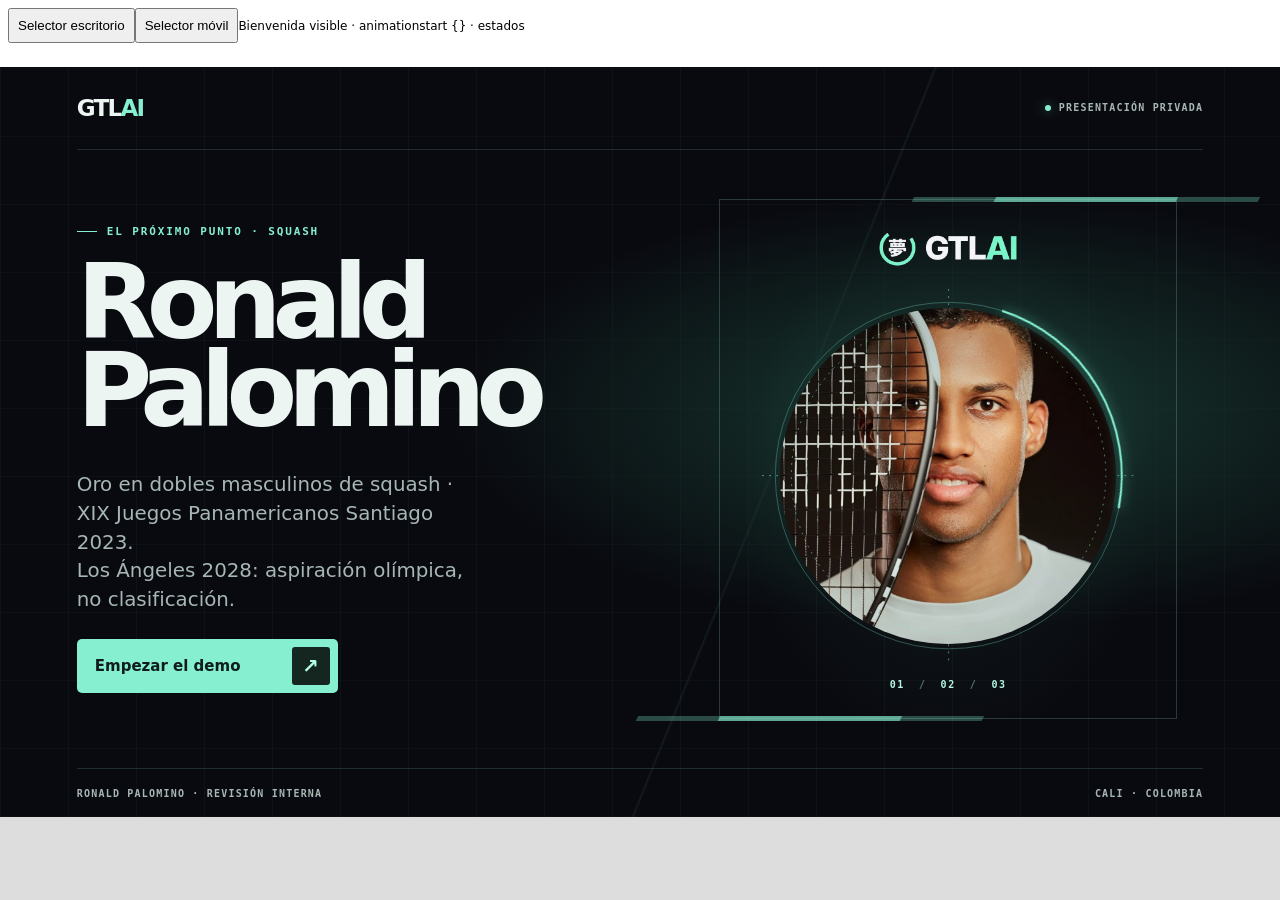
<file: evidencia/qa/selector.html>
<!doctype html><html lang="es"><meta charset="utf-8"><title>QA · Selector original</title><style>*{box-sizing:border-box}body{margin:0;background:#ddd;font:12px system-ui}header{padding:8px;background:#fff}button{padding:8px}iframe{width:100%;height:750px;border:0;display:block;margin:auto}body.mobile iframe{width:390px;height:844px}#log{white-space:pre-wrap;font-size:12px;margin:8px;max-height:100px;overflow:auto}</style><header><button onclick="document.body.className='';launch()">Selector escritorio</button><button onclick="document.body.className='mobile';launch()">Selector móvil</button><span id="live"></span><div id="log"></div></header><iframe title="Bienvenida y selector originales"></iframe><script>
const frame=document.querySelector('iframe'), log=document.querySelector('#log');let counts={},bound=new WeakSet(),timer;
function note(s){log.textContent+=s+'\n';log.scrollTop=log.scrollHeight;}
function launch(){try{frame.contentDocument?.querySelectorAll('.stage iframe').forEach(f=>{f.contentWindow.name='';});}catch{}frame.name='';clearInterval(timer);counts={};log.textContent='';frame.src='../../index.html?qa='+Date.now();}
frame.onload=()=>{timer=setInterval(()=>{const d=frame.contentDocument;if(!d)return;const welcome=!d.querySelector('#bienvenida').hidden;d.querySelectorAll('.stage iframe[src]').forEach(f=>{let child;try{child=f.contentDocument;if(!child?.querySelector('[data-gesture]'))return;}catch{return;}if(!bound.has(child)){bound.add(child);child.addEventListener('animationstart',e=>{const gesture=e.target.closest('[data-gesture]');if(!gesture)return;const opt=child.documentElement.dataset.rpOption;const key=opt+'/'+gesture.dataset.gesture;counts[key]=(counts[key]||0)+1;note(`${key} · ${e.animationName} · bienvenida visible=${!d.querySelector('#bienvenida').hidden} · opción activa=${f.classList.contains('is-on')}`);});} });document.querySelector('#live').textContent='Bienvenida '+(welcome?'visible':'terminada')+' · animationstart '+JSON.stringify(counts)+' · estados '+[...d.querySelectorAll('.stage iframe[src]')].map(f=>f.id+':'+f.contentDocument?.querySelector('.sf-scene')?.className).join(' / ');},30);};launch();
</script></html>
</file>
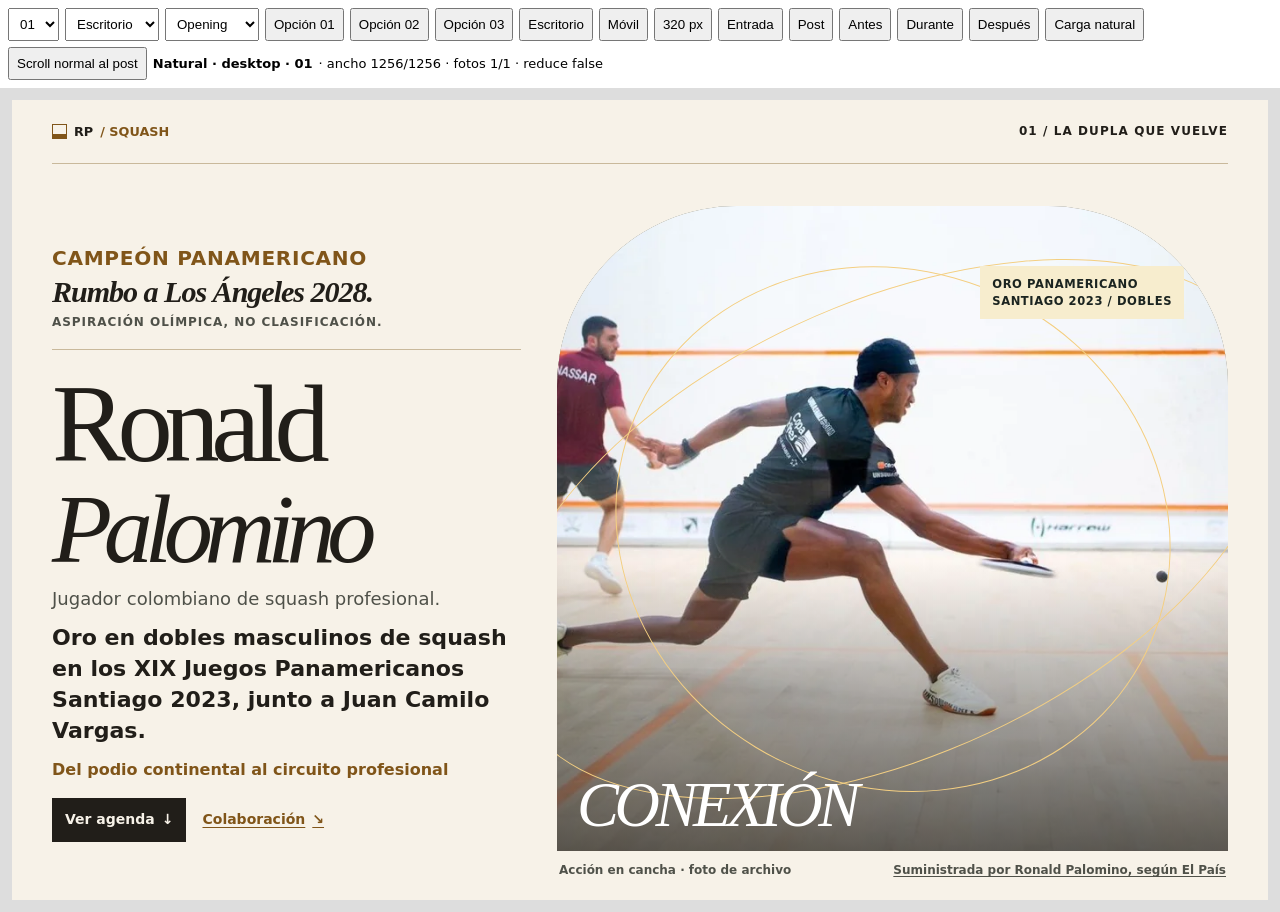
<file: evidencia/qa/visor.html>
<!doctype html><html lang="es"><meta charset="utf-8"><meta name="viewport" content="width=device-width,initial-scale=1"><title>QA · Ronald · Fotogramas controlados</title><style>*{box-sizing:border-box}body{margin:0;background:#ddd;font:13px system-ui}header{position:sticky;top:0;background:#fff;padding:8px;z-index:9;display:flex;flex-wrap:wrap;gap:6px;align-items:center}button,select{padding:7px}#screen{display:block;width:calc(100% - 24px);height:800px;margin:12px auto;border:0;background:white}#status{font-weight:bold}body.mobile #screen{width:390px;height:844px;max-width:100%}body.small #screen{width:320px;height:760px;max-width:100%}</style><header><select id="opt" aria-label="Opción"><option>01</option><option>02</option><option>03</option></select><select id="viewport" aria-label="Tamaño"><option value="desktop">Escritorio</option><option value="mobile">Móvil 390</option><option value="small">Móvil 320</option></select><select id="gesture" aria-label="Gesto"><option value="opening">Opening</option><option value="post">Post-hero</option></select><button onclick="opt.value='01';mode='natural';load()">Opción 01</button><button onclick="opt.value='02';mode='natural';load()">Opción 02</button><button onclick="opt.value='03';mode='natural';load()">Opción 03</button><button onclick="vp.value='desktop';mode='natural';load()">Escritorio</button><button onclick="vp.value='mobile';mode='natural';load()">Móvil</button><button onclick="vp.value='small';mode='natural';load()">320 px</button><button onclick="gest.value='opening';mode='natural';load()">Entrada</button><button onclick="gest.value='post';mode='natural';load()">Post</button><button id="before">Antes</button><button id="during">Durante</button><button id="after">Después</button><button id="natural">Carga natural</button><button id="scroll">Scroll normal al post</button><span id="status">Listo</span><span id="checks"></span></header><iframe id="screen" title="Página real bajo prueba"></iframe><script>
const f=document.querySelector('iframe'), status=document.querySelector('#status');
const opt=document.querySelector('#opt'), vp=document.querySelector('#viewport'), gest=document.querySelector('#gesture');
let mode='natural',sample=0,tick;
function load(){f.name='';clearTimeout(tick);document.body.className=vp.value;f.src='../../'+opt.value+'/index.html?qa='+Date.now();}
f.onload=()=>{
 const w=f.contentWindow,d=f.contentDocument;
 if(mode==='sample'){const nativeTimer=w.setTimeout.bind(w);w.setTimeout=(fn,ms,...args)=>ms===2600?0:nativeTimer(fn,ms,...args);}
 w.postMessage({type:'gtl-opening-activation',active:true},location.origin);

 setTimeout(()=>{document.querySelector("#checks").textContent=` · ancho ${w.innerWidth}/${d.documentElement.scrollWidth} · fotos ${[...d.images].filter(i=>i.complete&&i.naturalWidth>0).length}/${d.images.length} · reduce ${w.matchMedia("(prefers-reduced-motion: reduce)").matches}`;},700);
 if(gest.value==='post')setTimeout(()=>w.scrollTo(0,d.querySelector('.sf-post').getBoundingClientRect().top+w.scrollY-30),100);
 if(mode==='natural'){status.textContent='Natural · '+vp.value+' · '+opt.value;return;}
 let attempts=0;function freeze(){
  const node=d.querySelector('[data-gesture="'+gest.value+'"]'), a=node.getAnimations({subtree:true});
  if(!a.length&&attempts++<90){tick=setTimeout(freeze,16);return;}
  a.forEach(x=>{x.pause();x.currentTime=sample;});
  // Keep the real CSS animation alive only in this QA document.
  status.textContent='Fotograma '+gest.value+' · '+sample+' ms · '+a.length+' animaciones';
 }
 freeze();
};
for(const [id,ms] of [['before',0],['during',650],['after',2150]])document.getElementById(id).onclick=()=>{mode='sample';sample=ms;load();};
document.querySelector('#natural').onclick=()=>{mode='natural';load();};
document.querySelector('#scroll').onclick=()=>{f.contentWindow.scrollBy({top:650,behavior:'smooth'});status.textContent='Scroll nativo +650 px';};
opt.onchange=vp.onchange=gest.onchange=()=>{mode='natural';load();};load();
</script></html>
</file>
<file: welcome.css>
/* GTL AI welcome. The demo hub retains its own independent styling. */
body{--night:#090a0f;--mint:#85efd0;--ice:#edf5f2;--quiet:#a7b7b3;--door-x:50%;--door-y:50%}
.welcome{
  position:relative;isolation:isolate;display:grid;grid-template-rows:auto 1fr auto;
  min-height:100vh;min-height:100svh;overflow:hidden;background:var(--night);color:var(--ice);
  font-family:system-ui,-apple-system,BlinkMacSystemFont,"Segoe UI",sans-serif;
  padding-inline:clamp(20px,6vw,96px);
}
.welcome[hidden],.hub[hidden]{display:none}
.welcome-field{position:absolute;inset:0;z-index:-1;pointer-events:none;
  background:radial-gradient(ellipse at 76% 46%,#183a32 0,transparent 38%),
  linear-gradient(112deg,transparent 59%,#7ef4ce12 59.1%,transparent 59.25%),
  repeating-linear-gradient(90deg,#9cffe309 0 1px,transparent 1px 68px),
  repeating-linear-gradient(0deg,#9cffe306 0 1px,transparent 1px 68px)}
.welcome-top,.welcome-footer{display:flex;align-items:center;justify-content:space-between;gap:12px;z-index:1}
.welcome-top{min-height:clamp(60px,11vh,92px);border-bottom:1px solid #b9ffe225}
.brand-word{font-size:23px;font-weight:900;letter-spacing:-.075em}
.brand-word span{color:var(--mint)}
.private-tag,.welcome-footer{font:600 10px/1.3 ui-monospace,monospace;letter-spacing:.12em;text-transform:uppercase;color:var(--quiet)}
.private-tag{display:flex;align-items:center;gap:8px}
.private-tag i{width:6px;height:6px;border-radius:50%;background:var(--mint);box-shadow:0 0 12px #85efd08c}
.welcome-main{
  width:min(100%,1440px);margin:auto;display:grid;grid-template-columns:1.04fr .96fr;align-items:center;gap:clamp(20px,5vw,94px);
  padding-block:clamp(22px,5vh,62px);
}
.welcome-copy{z-index:2}
.welcome-kicker{margin:0 0 20px;display:flex;align-items:center;gap:10px;color:var(--mint);font:700 11px/1.2 ui-monospace,monospace;letter-spacing:.17em;text-transform:uppercase}
.welcome-kicker span{width:20px;height:1px;background:currentColor}
.welcome h1{margin:0;font:690 clamp(52px,8.05vw,128px)/.86 system-ui,sans-serif;letter-spacing:-.09em}
.welcome h1 em{font:400 italic .82em/.85 Georgia,serif;color:var(--mint);letter-spacing:-.12em}
.welcome-description{max-width:31ch;margin:clamp(16px,3vw,36px) 0 24px;font-size:clamp(14px,1.55vw,20px);line-height:1.45;color:var(--quiet)}
.start-demo{min-height:54px;display:inline-flex;align-items:center;gap:clamp(16px,4vw,62px);padding:6px 8px 6px 18px;
  border-radius:5px;background:var(--mint);color:#101c1a;text-decoration:none;font-size:15px;font-weight:800;
  transition:box-shadow .3s,background .25s}
.start-demo span{width:38px;height:38px;display:grid;place-items:center;border-radius:3px;background:#152621;color:#b5ffe9;font-size:20px;transition:transform .25s}
.start-demo:hover{background:#b2ffe8;box-shadow:0 0 36px #85efd052}
.start-demo:hover span{transform:rotate(10deg)}
.start-demo:focus-visible{outline:2px solid #fff;outline-offset:5px}
.plain-links a{color:var(--mint)}
.welcome-visual{margin:0;justify-self:center;width:min(100%,clamp(300px,61vh,540px))}
.portal-shell{position:relative;padding:22px 9% 28px;display:grid;justify-items:center;
  border-inline:1px solid #acffe331;background:radial-gradient(ellipse at 50% 55%,#62d1a917,transparent 65%)}
.portal-rails{position:absolute;inset:0;pointer-events:none;border-block:1px solid #acffe331}
.portal-rails::before,.portal-rails::after{content:'';position:absolute;inset:-3px 12%;border-block:5px solid #85efd048;transform:skewX(-28deg)}
.portal-rails::after{inset:-3px 30%;border-color:#85efd090}
.portal-mark{width:clamp(130px,45%,214px);margin-bottom:14px;isolation:isolate;mix-blend-mode:lighten}
.portal-mark video{display:block;width:100%;aspect-ratio:536/174;object-fit:cover}
.portal-window{position:relative;width:100%;aspect-ratio:1;isolation:isolate}
.portal-window img,.photo-shade{position:absolute;inset:5%;width:90%;height:90%;object-fit:cover;object-position:center 66%;border-radius:50%}
.portal-window img{animation:photo-arrival 1.25s cubic-bezier(.18,.65,.22,1) both}
.photo-shade{background:linear-gradient(150deg,#17292244,transparent 48%,#09161044)}
.portal-drawing{position:absolute;inset:0;width:100%;height:100%;color:var(--mint);overflow:visible}
.orbit-base{stroke:currentColor;stroke-width:1;opacity:.35}
.orbit-inner{stroke:currentColor;stroke-width:1;stroke-dasharray:2 6;opacity:.62}
.orbit-trace{stroke:currentColor;stroke-width:2.4;stroke-dasharray:23 77;transform-origin:center;transform:rotate(-72deg);
  filter:drop-shadow(0 0 6px #6afad5b0);animation:trace-arrival 2s cubic-bezier(.17,.67,.17,1) both}
.portal-index{display:flex;gap:14px;margin-top:16px;color:#b2f7e0;font:600 10px/1.2 ui-monospace,monospace;letter-spacing:.16em}
.portal-index span+span::before{content:'/';margin-right:14px;opacity:.45}
.welcome-footer{min-height:49px;border-top:1px solid #b9ffe225}
@keyframes photo-arrival{0%{clip-path:circle(26%);opacity:.48;transform:scale(1.055)}100%{clip-path:circle(72%);opacity:1;transform:scale(1)}}
@keyframes trace-arrival{0%{stroke-dasharray:2 98;transform:rotate(-200deg);opacity:.28}100%{stroke-dasharray:23 77;transform:rotate(-72deg);opacity:1}}
/* On activation the preview's ring expands into the actual demo, not a video of it. */
body.launching{overflow:hidden}
body.launching .welcome{min-height:100dvh}
body.launching .orbit-trace{animation:prime-orbit .4s ease-out both}
body.launching .hub{position:fixed;inset:0;z-index:4;clip-path:circle(0 at var(--door-x) var(--door-y));visibility:hidden}
body.launching.revealing .hub{visibility:visible;animation:open-demo 1.05s cubic-bezier(.7,.05,.18,1) both}
.reveal-ring{display:none}
body.revealing .reveal-ring{display:block;position:fixed;z-index:5;left:var(--door-x);top:var(--door-y);width:150vmax;aspect-ratio:1;
  border:2px solid #bbffe9;box-shadow:0 0 35px #85efd06b;border-radius:50%;pointer-events:none;
  animation:expand-ring 1.05s cubic-bezier(.7,.05,.18,1) both}
@keyframes prime-orbit{from{stroke-dasharray:23 77}to{stroke-dasharray:100 0}}
@keyframes open-demo{from{clip-path:circle(0 at var(--door-x) var(--door-y))}to{clip-path:circle(150vmax at var(--door-x) var(--door-y))}}
@keyframes expand-ring{0%{transform:translate(-50%,-50%) scale(.002);opacity:.95}65%{opacity:.75}100%{transform:translate(-50%,-50%) scale(2);opacity:0}}
@media(max-width:740px){
  .welcome-main{grid-template-columns:1fr;gap:24px}
  .welcome h1{font-size:clamp(46px,13vw,83px)}
  .welcome-kicker{margin-bottom:14px}
  .welcome-description{margin:14px 0 16px}
  .welcome-visual{width:min(88%,340px)}
  .portal-shell{padding:9px 14% 11px}
  .portal-mark{width:110px;margin-bottom:4px}
  .portal-index{margin-top:7px}
}
@media(prefers-reduced-motion:reduce){
  .welcome *, .reveal-ring,body.launching.revealing .hub{animation:none!important;transition:none!important}
}
</file>
<file: 01/assets/sitio.css>
:root{color-scheme:light;--paper:#F5F0E7;--ink:#1B2225;--ochre:#80541D;--muted:#4f5149;--line:#aaa08f;--tint:#eee5d7;--serif:Georgia,'Times New Roman',serif;--sans:system-ui,-apple-system,BlinkMacSystemFont,'Segoe UI',sans-serif}
*,*::before,*::after{box-sizing:border-box}body{margin:0;background:var(--paper);color:var(--ink);font:1rem/1.55 var(--sans)}p,h1,h2,h3,figure{margin:0}a{color:var(--ochre);text-underline-offset:.22em}a:focus-visible,[tabindex]:focus-visible{outline:3px solid var(--ochre);outline-offset:4px}a:hover{text-decoration-thickness:2px}[id]{scroll-margin-block-start:16px}.skip{position:absolute;z-index:1;top:8px;left:20px;padding:8px 12px;background:var(--paper);transform:translateY(-160%)}.skip:focus{transform:none}.shell{width:calc(100% - 40px);max-width:1240px;margin-inline:auto}
.mast{min-height:56px;border-bottom:1px solid var(--line);display:flex;align-items:center;justify-content:space-between;gap:12px;padding-block:9px}.eyebrow{font-size:.75rem;line-height:1.33;font-weight:750;letter-spacing:.09em;text-transform:uppercase}.mast>.eyebrow{text-align:right}.brand{display:inline-flex;align-items:center;gap:7px;color:var(--ink);text-decoration:none;font-size:.8rem;font-weight:800;white-space:nowrap}.logo{display:inline-block;width:15px;height:15px;border:1px solid var(--ochre);box-shadow:inset 0 -4px var(--ochre)}.mast-sport{color:var(--ochre)}
.hero{display:grid;gap:16px;padding-top:20px}.intro{display:grid;gap:8px;align-content:center;min-width:0}h1{font:700 2.75rem/1 var(--serif);letter-spacing:-.055em}h1 span{display:inline-block}.sport{font-size:.9375rem;line-height:1.33;color:var(--muted)}.credential{font-size:1.125rem;line-height:1.28;font-weight:650}.stance{font-size:.9375rem;line-height:1.33;color:var(--ochre);font-weight:650}.hero-links{display:flex;flex-wrap:wrap;gap:4px 16px;align-items:center;margin-top:2px}.hero-links a{display:inline-flex;align-items:center;gap:7px;min-height:44px;font-weight:750;font-size:.875rem}.primary{background:var(--ink);color:var(--paper);padding:0 13px;text-decoration:none}.primary:hover{text-decoration:underline}
.score{min-width:0;background:var(--tint);border:1px solid var(--line);border-top:3px solid var(--ochre);padding:15px;display:grid;align-content:center;gap:10px}.score figcaption{color:var(--ochre);display:grid;gap:3px}.score figcaption span{color:var(--ink)}.result{display:flex;align-items:baseline;gap:clamp(7px,2vw,18px);flex-wrap:wrap;font:700 clamp(1.15rem,5.4vw,2.5rem)/1.1 var(--serif)}.result strong{font:750 1.875rem/1 var(--sans);font-variant-numeric:tabular-nums}.pair,.names{display:grid;grid-template-columns:repeat(2,minmax(0,1fr));gap:10px}.pair{border-top:1px solid var(--line);padding-top:9px;font:650 1.0625rem/1.35 var(--sans)}.pair i,.bridge i{display:block;background:var(--ochre);pointer-events:none}.pair i{width:24px;height:2px;margin-top:5px;transform-origin:left}
.continuity{margin-top:36px}.kicker{color:var(--ochre);margin-bottom:8px}h2{font:700 clamp(2rem,4.6vw,3.6rem)/1.04 var(--serif);letter-spacing:-.038em}h3{font:700 1.35rem/1.15 var(--serif)}.continuity-trigger{height:32px;margin-bottom:-32px;pointer-events:none}.duo{position:relative;display:grid;gap:20px;padding-left:16px;margin-top:19px}.milestone{position:relative;background:#faf6ef;border:1px solid var(--line);padding:14px;display:grid;gap:9px}.milestone .eyebrow,.mixed .eyebrow{color:var(--ochre)}.names{border-top:1px solid var(--line);padding-top:8px;font-size:.9375rem;font-weight:650;line-height:1.3}.medal{font-size:.9375rem;color:var(--ochre);font-weight:750}.bridge{position:absolute;top:0;bottom:0;left:0;width:16px;display:grid;align-items:stretch;justify-items:start;padding-block:23px}.bridge i{width:2px;height:100%;transform-origin:top}.milestone::before{content:"";position:absolute;top:22px;right:100%;width:16px;height:2px;background:var(--ochre)}.milestone:last-child::before{top:auto;bottom:22px}.sources{font-size:.8125rem;color:var(--muted);margin-top:13px}
.chapter,.agenda{margin-top:clamp(48px,8vw,100px);border-top:1px solid var(--line);padding-top:22px}.chapter{display:grid;gap:20px}.chapter .lede{font-size:1.125rem;margin-block:10px}.mixed{display:grid;gap:12px}.mixed article{border-left:2px solid var(--ochre);background:var(--tint);padding:14px}.mixed h3{margin-block:4px 6px}.next-step{border-top:1px solid var(--line);padding-top:12px;margin-top:16px}.status{padding:15px;background:var(--tint);margin-block:18px 23px}.status h3{margin-bottom:5px}.agenda-list{list-style:none;margin:14px 0 0;padding:0}.event{display:grid;gap:8px;border-top:1px solid var(--line);padding-block:18px}.event:last-child{border-bottom:1px solid var(--line)}.event h4{font:700 1.3rem/1.2 var(--serif);margin:0 0 6px}.event .eyebrow{color:var(--ochre)}.event-meta,.event-sources{font-size:.875rem;color:var(--muted)}.event-sources{margin-top:6px}.foot{border-bottom:0;border-top:1px solid var(--line);margin-top:50px;padding-block:16px;font-size:.875rem}
.pending-opening .pair i,.pending-bridge .bridge i{transform:scale(0,1)}.pending-bridge .bridge i{transform:scale(1,0)}.opening .pair i{animation:mark 320ms 100ms both}.connecting .bridge i{animation:vertical 360ms 100ms both}@keyframes mark{from{transform:scaleX(0)}to{transform:scaleX(1)}}@keyframes vertical{from{transform:scaleY(0)}to{transform:scaleY(1)}}
@media(max-width:360px){.shell{width:calc(100% - 32px)}h1{font-size:2.25rem;line-height:1.055}.mast-sport{display:none}.pair{font-size:1rem}}
@media(min-width:720px){.chapter{grid-template-columns:1fr 1fr;gap:36px}.event{grid-template-columns:minmax(155px,1fr) 3fr;gap:24px}}
@media(min-width:960px){.shell{width:calc(100% - 80px)}.mast{min-height:64px}.hero{grid-template-columns:repeat(12,minmax(0,1fr));gap:24px;padding-top:34px}.intro,.score{grid-column:span 6}.intro{gap:12px}.score{aspect-ratio:4/3;padding:clamp(24px,4vw,64px);gap:24px}.result strong{font-size:2rem}h1{font-size:clamp(3.75rem,5.56vw,5rem);line-height:.975}.sport{font-size:1.125rem}.credential{font-size:1.4375rem;line-height:1.3}.stance{font-size:1rem}.hero-links{margin-top:6px}.continuity{margin-top:42px}.duo{grid-template-columns:1fr 48px 1fr;gap:0;padding-left:0}.milestone{padding:20px;grid-template-rows:auto minmax(3em,1fr) auto auto}.milestone::before{display:none}.bridge{position:relative;width:auto;padding:0;display:grid;align-items:center}.bridge i{width:100%;height:2px;transform-origin:left}.pending-bridge .bridge i{transform:scaleX(0)}.connecting .bridge i{animation-name:mark}}
@media(prefers-reduced-motion:reduce){.pair i,.bridge i{animation:none!important;transform:none!important}}
.pair>span{display:flex;flex-direction:column;gap:5px}.pair i{margin-top:auto}
.result strong{white-space:nowrap}
</file>
<file: assets/fotografia.css>
/* Fotos locales de referencia para esta revisión interna. */
.rp-local-nav{display:flex;flex-wrap:wrap;align-items:center;justify-content:space-between;gap:3px 10px;min-height:40px;padding:3px max(12px,calc((100% - 1240px) / 2));background:#0b1214;color:#eaf7f1;font:650 .72rem/1.25 system-ui,sans-serif}
.rp-local-nav>a,.rp-versions>a{display:inline-flex;justify-content:center;align-items:center;min-height:36px;color:inherit;text-decoration:none}
.rp-local-nav>a:hover,.rp-versions>a:hover{text-decoration:underline}
.rp-local-nav a:focus-visible{outline:2px solid #a3f5d6;outline-offset:1px}
.rp-local-nav>span{color:#bfe4d4;font-size:.66rem;text-transform:uppercase;letter-spacing:.06em}
.rp-versions{display:flex;gap:3px}
.rp-versions>a{min-width:34px;border-radius:3px;font-variant-numeric:tabular-nums}
.rp-versions>a[aria-current=page]{background:#a3f5d6;color:#10251e}
.rp-embedded .rp-local-nav{display:none}
.rp-hero-plate{display:grid;min-width:0;align-self:start;gap:10px}
.rp-photo{margin:0;min-width:0}
.rp-photo img{display:block;width:100%;height:auto;aspect-ratio:16/10;object-fit:cover;background:var(--tint,var(--wash,var(--pale,#e3eee8)));border:1px solid var(--line);color:var(--ink)}
.rp-caption{display:flex;flex-wrap:wrap;justify-content:space-between;gap:4px 14px;align-items:baseline;padding-top:6px;color:var(--muted);font:600 .72rem/1.4 system-ui,sans-serif}
.rp-caption a{color:inherit;text-underline-offset:2px}
[data-rp-option="01"] .rp-photo img{object-position:49% 48%;border-top:3px solid var(--ochre)}
[data-rp-option="02"] .rp-photo img{aspect-ratio:16/9;object-position:57% 50%}
[data-rp-option="03"] .rp-photo img{object-position:50% 38%;border-top:3px solid var(--blue)}
[data-rp-option="03"] .rp-photo-secondary{max-width:520px;margin:clamp(28px,5vw,68px) auto 0}
[data-rp-option="03"] .rp-photo-secondary img{aspect-ratio:4/3;object-position:50% 38%}
@media(min-width:960px){
 [data-rp-option="01"] .rp-hero-plate,[data-rp-option="03"] .rp-hero-plate{grid-column:span 6}
 [data-rp-option="01"] .rp-hero-plate .score,[data-rp-option="03"] .rp-hero-plate .status{grid-column:auto;aspect-ratio:auto;padding:18px 23px;gap:12px}
 [data-rp-option="02"] .hero{row-gap:24px}
 [data-rp-option="02"] .intro{grid-column:1/8;grid-row:auto;display:block;align-self:center}
 [data-rp-option="02"] .rp-hero-plate{grid-column:8/13}
 [data-rp-option="02"] .rp-hero-plate .record{grid-column:auto;grid-row:auto;aspect-ratio:auto;padding:16px 18px 16px 38px}
 [data-rp-option="02"] .rp-hero-plate .brace{left:16px;top:16px;bottom:16px}
 [data-rp-option="03"] .rp-hero-plate .status h2{font-size:clamp(25px,2.5vw,38px)}
}
</file>
<file: assets/firma.css>
/* UI de firma — scoped to the three option documents. No selectors for the welcome. */
:root{--sf-ease:cubic-bezier(.2,.75,.2,1)}
.hero{position:relative;padding-bottom:10px;isolation:isolate}
.hero h1{font-size:clamp(3.8rem,8.8vw,8.5rem);letter-spacing:-.075em;line-height:.91;overflow-wrap:normal}
.hero .credential{font-size:clamp(1.05rem,1.8vw,1.38rem);line-height:1.4;max-width:34ch}
.hero .intro,.hero-copy{padding-block:24px}
.rp-hero-plate{display:contents!important}
.rp-photo{position:relative;align-self:start;min-width:0}
.rp-photo .sf-scene{position:relative;isolation:isolate;min-width:0;overflow:hidden;background:#1d2823}
.rp-photo .sf-scene>img{height:100%;width:100%;aspect-ratio:1.08;object-fit:cover;display:block;border:0;position:relative;z-index:1}
.rp-caption{font-size:.75rem;line-height:1.5;padding:10px 2px 4px;gap:5px 16px}
.sf-label{font:700 .75rem/1.5 system-ui,sans-serif!important;text-transform:uppercase;letter-spacing:.1em}
.sf-seal{position:absolute;z-index:7;right:16px;top:16px;padding:10px 12px;background:#f7edce;color:#1b2420;font:750 .72rem/1.45 system-ui;letter-spacing:.05em}
.sf-scene-word{position:absolute;z-index:5;font:900 clamp(3rem,7vw,6.8rem)/.83 system-ui,sans-serif;letter-spacing:-.07em;bottom:20px;left:20px;color:#fff;pointer-events:none}
.sf-post{grid-column:1/-1;position:relative;isolation:isolate;overflow:hidden;margin:18px 0 10px;min-width:0}
.sf-post-head{padding:32px 36px 0;position:relative;z-index:5}
.sf-post h2{font:600 clamp(2rem,4.2vw,4rem)/1.02 Georgia,serif;letter-spacing:-.055em;max-width:25ch;margin:12px 0 0}
.sf-post h3{margin:0}
.sf-post-foot{display:flex;flex-wrap:wrap;justify-content:space-between;gap:8px 28px;position:relative;z-index:6;padding:20px 36px;font:500 .75rem/1.5 system-ui,sans-serif;border-top:1px solid #ffffff35}
.sf-post-foot a{color:inherit;max-width:100%}
/* 01 — interlocking court windows, ochre and ink */
[data-rp-option="01"]{--paper:#f7f2e8;--ink:#211e19;--ochre:#805519;--line:#c9b99b;--tint:#eee4d1}
[data-rp-option="01"] .hero h1{font-family:Georgia,serif;font-weight:500}
[data-rp-option="01"] .hero h1 span{font-style:italic;font-size:.89em}
[data-rp-option="01"] .sf-scene{border-radius:180px 180px 0 0}
[data-rp-option="01"] .sf-scene>img{object-position:44% 50%;aspect-ratio:1.04}
[data-rp-option="01"] .sf-scene::after{content:"";position:absolute;inset:55% 0 0;z-index:3;background:linear-gradient(transparent,#211e19b0);pointer-events:none}
[data-rp-option="01"] .sf-scene-word{font-family:Georgia,serif;font-weight:400;font-style:italic;font-size:clamp(2.8rem,5vw,5rem)}
.sf-courts{position:absolute;inset:0;z-index:4;pointer-events:none}
.sf-courts i{position:absolute;inset:15% -12%;border:1px solid #f4cf82;border-radius:50%;transform:rotate(-25deg)}
.sf-courts i+i{inset:10% 8%;transform:rotate(26deg)}
.sf-lens{position:absolute;z-index:2;inset:0;background:url('fotos/ronald-accion-cancha.webp') 44% 50%/cover;pointer-events:none}
.sf-lens-a{clip-path:inset(0 50% 0 0);transform:translate(-103%,0)}
.sf-lens-b{clip-path:inset(0 0 0 50%);transform:translate(103%,0)}
.sf-scene.sf-wait .sf-lens-a{transform:translate(-14%,5%) rotate(-8deg)}
.sf-scene.sf-wait .sf-lens-b{transform:translate(14%,-5%) rotate(8deg)}
.sf-scene.sf-playing .sf-lens-a{animation:lens-left 1650ms var(--sf-ease) both}
.sf-scene.sf-playing .sf-lens-b{animation:lens-right 1650ms var(--sf-ease) both}
.sf-scene.sf-playing .sf-courts{animation:court-register 1800ms var(--sf-ease) both}
.sf-dupla{background:#27281f;color:#f8efd7}
.sf-dupla .sf-post-head{display:flex;gap:10%;align-items:start}
.sf-dupla .sf-post-head>.sf-label{max-width:170px}
.sf-dupla h2{margin:0}
.sf-medals{height:330px;position:relative;max-width:900px;margin:20px auto 36px}
.sf-medal{position:absolute;width:280px;height:280px;top:0;display:flex;align-items:center;justify-content:center;text-align:center;flex-direction:column;border:1px solid #e6bc6a;border-radius:50%;background:repeating-radial-gradient(circle at center,transparent 0 7px,#cda96412 8px 9px),#383a2b;box-shadow:inset 0 0 0 12px #27281f,inset 0 0 0 13px #aa8c50}
.sf-medal-a{left:calc(50% - 310px)}.sf-medal-b{left:calc(50% + 30px)}
.sf-year{font:400 4.1rem/.95 Georgia,serif;color:#e8c47f;letter-spacing:-.06em}
.sf-medal h3{font:italic 2rem/1.1 Georgia,serif;margin:10px 0 4px}
.sf-medal p{font-size:.75rem;padding:0 20px}.sf-medal strong{font-size:.9rem;margin-top:8px;color:#e8c47f}
.sf-duo-names{position:absolute;left:0;right:0;bottom:0;display:flex;justify-content:center;gap:24px;font-size:1rem;align-items:center}
.sf-duo-names b{font:400 2rem Georgia;color:#e8c47f}
.sf-dupla.sf-wait .sf-medal-a{transform:translateX(120px) rotate(-16deg)}
.sf-dupla.sf-wait .sf-medal-b{transform:translateX(-120px) rotate(16deg)}
.sf-dupla.sf-wait .sf-medal :is(h3,p,strong),.sf-dupla.sf-wait .sf-duo-names{opacity:0}
.sf-dupla.sf-playing .sf-medal-a{animation:medal-a 1900ms var(--sf-ease) both}
.sf-dupla.sf-playing .sf-medal-b{animation:medal-b 1900ms var(--sf-ease) both}
.sf-dupla.sf-playing .sf-medal :is(h3,p,strong),.sf-dupla.sf-playing .sf-duo-names{animation:reveal 1800ms var(--sf-ease) both}
/* 02 — an editorial sports card, backed by two offset plates */
[data-rp-option="02"]{--paper:#eaf0e9;--ink:#153d31;--accent:#164a39;--wash:#dce6d9;--line:#afc2b4}
[data-rp-option="02"] .hero{padding-top:40px}
[data-rp-option="02"] .hero h1{font-weight:850;font-style:italic;text-transform:uppercase;font-size:clamp(3.8rem,7.3vw,7rem);max-width:8ch}
[data-rp-option="02"] .rp-photo{padding:18px 18px 0}
[data-rp-option="02"] .rp-photo .sf-scene{overflow:visible;background:none;perspective:1000px}
[data-rp-option="02"] .sf-scene>img{aspect-ratio:1.16;border-radius:5px 58px 5px 5px;box-shadow:0 14px 28px #143d3126;object-position:57% 50%}
.sf-card-back{position:absolute;inset:-10px;background:#153d31;border:1px solid #f0f4e6;z-index:0;transform:rotate(-4deg);border-radius:5px 58px 5px 5px}
.sf-back-b{background:#9bb78c;transform:rotate(4deg);inset:-5px}
.sf-card-index{position:absolute;left:16px;bottom:16px;z-index:4;color:#fff;background:#153d31;padding:8px 12px;font:700 .75rem system-ui}
[data-rp-option="02"] .sf-seal{top:auto;bottom:16px;right:12px;background:#e7f08c}
[data-rp-option="02"] .sf-scene.sf-wait .sf-back-a{transform:translate(-20px,24px) rotate(-15deg)}
[data-rp-option="02"] .sf-scene.sf-wait .sf-back-b{transform:translate(20px,-12px) rotate(15deg)}
[data-rp-option="02"] .sf-scene.sf-playing>img{animation:card-register 1750ms var(--sf-ease) both}
[data-rp-option="02"] .sf-scene.sf-playing .sf-back-a{animation:card-a 1750ms var(--sf-ease) both}
[data-rp-option="02"] .sf-scene.sf-playing .sf-back-b{animation:card-b 1750ms var(--sf-ease) both}
.sf-fichas{background:#153d31;color:#f1f5e8;border-radius:6px 72px 6px 6px}
.sf-fichas h2{font-family:system-ui,sans-serif;font-weight:800;font-style:italic;letter-spacing:-.06em}
.sf-card-table{display:grid;grid-template-columns:1fr 1fr;gap:28px;max-width:950px;margin:36px auto 40px;padding:0 32px;perspective:1300px}
.sf-champion{border:1px solid #a9b7a2;background:#edf1dd;color:#173e31;display:grid;grid-template-columns:.85fr 1.15fr;min-height:290px;box-shadow:0 14px 20px #071d232e;transform:rotate(-3deg);transform-origin:right center}
.sf-double{transform:rotate(3deg);transform-origin:left center;background:#cbdc7d}
.sf-card-art{overflow:hidden;position:relative;min-width:0;background:#506d58}
.sf-card-art img{width:100%;height:100%;object-fit:cover;object-position:48% 50%;display:block;filter:grayscale(1)}
.sf-card-art>span{position:absolute;left:10px;bottom:10px;color:#fff;font-size:1.4rem;font-weight:900;writing-mode:vertical-rl}
.sf-double-art{display:grid;align-content:center;padding:14px;background:repeating-linear-gradient(-45deg,#153d31,#153d31 17px,#214c3a 17px,#214c3a 18px);color:#d8e8a1}
.sf-double-art b{font:900 clamp(2rem,5vw,4.5rem)/.95 system-ui;letter-spacing:-.1em}
.sf-double-art i{font-style:normal;color:#a9c37e;font-size:.7em}
.sf-card-copy{padding:20px 16px;display:flex;flex-direction:column;justify-content:center;min-width:0}
.sf-card-copy h3{font:800 clamp(1.4rem,2.6vw,2.5rem)/1.02 system-ui;letter-spacing:-.06em;margin:16px 0}
.sf-card-copy strong{font-size:1rem}.sf-card-copy>p:last-child{font-size:.75rem;line-height:1.45;margin-top:8px}
.sf-fichas.sf-wait .sf-single{transform:translateX(42%) rotate(10deg) rotateY(25deg)}
.sf-fichas.sf-wait .sf-double{transform:translateX(-42%) rotate(-12deg) rotateY(-55deg)}
.sf-fichas.sf-wait .sf-card-copy{opacity:0}
.sf-fichas.sf-playing .sf-single{animation:deal-a 2000ms var(--sf-ease) both}
.sf-fichas.sf-playing .sf-double{animation:deal-b 2000ms var(--sf-ease) both}
.sf-fichas.sf-playing .sf-card-copy{animation:reveal 1900ms var(--sf-ease) both}
/* 03 — dimensional archive strips in a cobalt field */
[data-rp-option="03"]{--paper:#e9edf4;--blue:#214ac7;--ink:#10213b;--line:#a8b6d1;--pale:#dbe2f3}
[data-rp-option="03"] .hero h1{font-size:clamp(3.8rem,7.4vw,7rem);font-weight:820}
[data-rp-option="03"] .sf-scene{background:#2447bd;overflow:visible}
[data-rp-option="03"] .sf-scene>img{aspect-ratio:1.03;object-position:50% 33%;clip-path:polygon(12% 0,100% 0,88% 100%,0 100%)}
[data-rp-option="03"] .sf-scene-word{left:-30px;bottom:28px;font-size:clamp(3.2rem,6.1vw,6rem);font-style:italic;text-shadow:0 2px 10px #10213b60}
.sf-strips{position:absolute;inset:0;z-index:2;pointer-events:none;overflow:hidden}
.sf-strips i{position:absolute;inset:0;background:url('fotos/ronald-campestre-cali.webp') 50% 33%/cover;clip-path:polygon(12% 0,40% 0,28% 100%,0 100%);transform:translateY(0)}
.sf-strips i:nth-child(2){clip-path:polygon(40% 0,70% 0,58% 100%,28% 100%)}
.sf-strips i:nth-child(3){clip-path:polygon(70% 0,100% 0,88% 100%,58% 100%)}
.sf-scene.sf-wait .sf-strips i{transform:translateY(30px);filter:grayscale(1)}
.sf-scene.sf-playing .sf-strips i{animation:strip-register 1800ms var(--sf-ease) both}
.sf-scene.sf-playing .sf-strips i:nth-child(2){animation-delay:110ms}.sf-scene.sf-playing .sf-strips i:nth-child(3){animation-delay:220ms}
.sf-scene.sf-done .sf-strips{display:none}
.sf-registro{background:#112343;color:#eef3ff}
.sf-registro h2{font-family:system-ui,sans-serif;font-weight:750;letter-spacing:-.065em}
.sf-film{position:relative;display:grid;grid-template-columns:.9fr 1fr 1fr 1fr;min-height:310px;margin:30px 0 0;overflow:hidden;background:#214ac7}
.sf-film-archive{position:relative;overflow:hidden}
.sf-film-archive img{width:100%;height:100%;object-fit:cover;display:block;filter:grayscale(1)}
.sf-film-archive>span{position:absolute;bottom:12px;left:12px;right:12px;background:#112343db;padding:5px;font:650 .7rem system-ui}
.sf-film-panel{position:relative;z-index:2;display:flex;flex-direction:column;justify-content:space-between;gap:24px;padding:26px 20px;background:#244bc4;border-left:1px solid #ffffff45;min-width:0}
.sf-film-panel>b{font:850 clamp(1.6rem,3vw,3rem)/.98 system-ui;letter-spacing:-.065em}
.sf-film-panel>p{font:500 .85rem/1.5 system-ui}.sf-santa{background:#1a3995}.sf-next{background:#dce6fd;color:#152d64}
.sf-film-panel .sf-label{font-size:.69rem!important}
.sf-registro.sf-wait .sf-film-panel{transform:translateX(-90%) skewY(5deg)}
.sf-registro.sf-wait .sf-film-panel :is(b,p){opacity:0}
.sf-registro.sf-playing .sf-film-panel{animation:archive-open 1900ms var(--sf-ease) both}
.sf-registro.sf-playing .sf-santa{animation-delay:100ms}.sf-registro.sf-playing .sf-next{animation-delay:200ms}
.sf-registro.sf-playing .sf-film-panel :is(b,p){animation:reveal 1900ms var(--sf-ease) both}
/* Shared timing: compositions move, never the identity or credential. */
@keyframes lens-left{0%{transform:translate(-14%,5%) rotate(-8deg)}35%{transform:translate(-6%,0) rotate(-3deg)}100%{transform:translate(-103%,0)}}
@keyframes lens-right{0%{transform:translate(14%,-5%) rotate(8deg)}35%{transform:translate(6%,0) rotate(3deg)}100%{transform:translate(103%,0)}}
@keyframes court-register{from{transform:scale(.7) rotate(-25deg)}to{transform:scale(1) rotate(0)}}
@keyframes medal-a{0%,15%{transform:translateX(120px) rotate(-16deg)}to{transform:none}}
@keyframes medal-b{0%,15%{transform:translateX(-120px) rotate(16deg)}to{transform:none}}
@keyframes reveal{0%,28%{opacity:0;transform:translateY(10px)}70%,100%{opacity:1;transform:none}}
@keyframes card-register{from{transform:rotateY(-14deg) rotate(5deg) scale(.94)}to{transform:none}}
@keyframes card-a{from{transform:translate(-20px,24px) rotate(-15deg)}to{transform:rotate(-4deg)}}
@keyframes card-b{from{transform:translate(20px,-12px) rotate(15deg)}to{transform:rotate(4deg)}}
@keyframes deal-a{0%,10%{transform:translateX(42%) rotate(10deg) rotateY(25deg)}to{transform:rotate(-3deg)}}
@keyframes deal-b{0%,10%{transform:translateX(-42%) rotate(-12deg) rotateY(-55deg)}to{transform:rotate(3deg)}}
@keyframes strip-register{0%{transform:translateY(38px) scale(1.07);filter:grayscale(1)}45%{transform:translateY(-12px) scale(1.02);filter:grayscale(.5)}100%{transform:none;filter:none}}
@keyframes archive-open{0%,12%{transform:translateX(-90%) skewY(5deg)}to{transform:none}}
@media(min-width:960px){
 .hero{grid-template-columns:repeat(12,minmax(0,1fr));gap:24px 36px!important;align-items:center;padding-top:42px}
 .hero .intro,.hero .hero-copy{grid-column:1/6!important;grid-row:1!important;align-self:center}
 .hero>.rp-hero-plate>.rp-photo{grid-column:6/13!important;grid-row:1}
 .hero>.rp-hero-plate>:is(.score,.record,.status){grid-column:1/-1!important;grid-row:auto!important;aspect-ratio:auto!important;min-height:0}
 [data-rp-option="02"] .hero .intro{grid-column:1/7!important}
 [data-rp-option="02"] .hero>.rp-hero-plate>.rp-photo{grid-column:7/13!important}
 .hero .score .pair{max-width:600px}
 [data-rp-option="03"] .hero>.rp-hero-plate>.status{display:grid;grid-template-columns:1fr 1.2fr 1fr;align-items:center;gap:24px}
 [data-rp-option="03"] .hero .status h2{font-size:2rem}
}
@media(max-width:959px){
 .hero h1{font-size:clamp(3.6rem,12.8vw,7rem)!important;max-width:none!important}
 .hero{gap:16px;padding-top:12px!important}
 .hero .intro,.hero-copy{padding-block:10px}
 .hero .credential{max-width:48ch}
 .sf-post{margin-top:8px}
 .sf-scene-word{font-size:clamp(3rem,10vw,5rem)!important}
 .sf-post-head{padding:26px 22px 0}
 .sf-post-foot{padding:16px 22px}
 .sf-post h2{font-size:clamp(2rem,6vw,3.5rem)}
 .sf-dupla .sf-post-head{display:block}.sf-dupla h2{margin-top:12px}
 .sf-card-table{padding:0 24px;gap:18px}.sf-champion{grid-template-columns:1fr}.sf-card-art{height:180px}.sf-card-copy{min-height:200px}
 .sf-film{grid-template-columns:1fr 1fr}.sf-film-archive{height:240px}.sf-film-panel{min-height:240px}.sf-film-panel>b{font-size:2.3rem}
 [data-rp-option="03"] .sf-scene-word{left:14px}
}
@media(max-width:580px){
 .sf-medals{height:265px;margin:26px 10px 22px}
 .sf-medal{width:174px;height:174px;box-shadow:inset 0 0 0 7px #27281f,inset 0 0 0 8px #aa8c50}
 .sf-medal-a{left:calc(50% - 169px)}.sf-medal-b{left:calc(50% - 5px)}
 .sf-year{font-size:2.6rem}.sf-medal h3{font-size:1.6rem;margin:6px 0 2px}.sf-medal p{font-size:.65rem;padding:0 14px}.sf-medal strong{font-size:.7rem;margin-top:5px}
 .sf-duo-names{bottom:10px;gap:12px;flex-wrap:wrap;font-size:.8rem}
 .sf-dupla.sf-wait .sf-medal-a{transform:translateX(65px) rotate(-16deg)}.sf-dupla.sf-wait .sf-medal-b{transform:translateX(-65px) rotate(16deg)}
 .sf-card-table{gap:14px;padding:0 18px;margin:26px auto 30px}.sf-card-art{height:150px}.sf-card-copy{padding:16px 10px;min-height:220px}.sf-card-copy h3{font-size:1.5rem}.sf-card-copy .sf-label{font-size:.65rem!important}.sf-card-copy strong{font-size:.85rem}.sf-double-art b{font-size:3.2rem}
 .sf-film-panel{padding:20px 14px}.sf-film-panel>b{font-size:1.8rem}.sf-film-panel>p{font-size:.75rem}.sf-film-panel .sf-label{font-size:.65rem!important}
 [data-rp-option="02"] .sf-seal{bottom:14px;font-size:.6rem;max-width:58%;padding:7px 9px}.sf-card-index{font-size:.6rem;left:8px;padding:7px 8px}
 .sf-seal{font-size:.6rem;top:12px;right:12px}
}
@media(max-width:370px){.sf-medal{width:148px;height:148px}.sf-medal-a{left:calc(50% - 143px)}.sf-medal-b{left:calc(50% - 5px)}.sf-year{font-size:2.1rem}.sf-medal h3{font-size:1.3rem}.sf-medals{height:235px}.sf-post-head{padding-inline:16px}}
@media(prefers-reduced-motion:reduce){
 [data-gesture] *,[data-gesture]{animation:none!important;transition:none!important}
 .sf-lens,.sf-strips{display:none!important}
 [data-gesture] :is(.sf-medal,.sf-champion,.sf-film-panel,.sf-card-copy,.sf-duo-names){transform:none!important;opacity:1!important}
 .sf-medal :is(h3,p,strong),.sf-film-panel :is(b,p){opacity:1!important;transform:none!important}
}
[data-rp-option="01"] .sf-seal{top:60px;right:44px}
@media(max-width:580px){[data-rp-option="01"] .sf-seal{top:48px;right:28px;max-width:58%}}
[data-rp-option="02"] .rp-caption{padding-top:34px}
@media(max-width:580px){.sf-next>b{font-size:clamp(1.15rem,4.6vw,1.6rem)}.sf-medal p{font-size:.72rem;line-height:1.25}}
@media(max-width:370px){.sf-film-panel>b{font-size:1.4rem}.sf-next>b{font-size:1.15rem}.sf-medals{height:400px}.sf-medal{width:160px;height:160px}.sf-medal-a,.sf-medal-b{left:calc(50% - 80px)}.sf-medal-b{top:178px}.sf-duo-names{bottom:5px;gap:8px}.sf-medal p{font-size:.7rem}}
@media(max-width:370px){
 .sf-card-table{gap:10px;padding-inline:14px}.sf-card-copy h3{font-size:1.25rem}.sf-card-copy{padding-inline:10px}
 [data-rp-option="02"] .hero h1{font-size:clamp(2.6rem,13vw,3.2rem)!important}
}

/* Core message: sporting achievement + Olympic ambition, visible before any motion. */
.sf-core{display:flex;flex-direction:column;gap:6px;padding:0 0 18px;margin:0 0 12px;border-bottom:1px solid var(--line)}
.sf-core-title{font:850 clamp(1rem,1.6vw,1.3rem)/1.15 system-ui,sans-serif;letter-spacing:.035em;text-transform:uppercase;color:var(--ochre,var(--accent,var(--blue)))}
.sf-core-goal{font:650 clamp(1.4rem,2.4vw,2.2rem)/1.1 Georgia,serif;letter-spacing:-.035em;max-width:24ch}
.sf-core-goal strong{white-space:nowrap;font-weight:inherit}
.sf-core-note{font:650 .75rem/1.3 system-ui,sans-serif;letter-spacing:.08em;text-transform:uppercase;color:var(--muted)}
[data-rp-option="01"] .sf-core-goal{font-style:italic;color:var(--ink)}
[data-rp-option="02"] .sf-core{padding:18px 20px;background:#153d31;border:0;border-left:5px solid #cbdc7d;margin-bottom:20px;color:#f1f5e8}
[data-rp-option="02"] .sf-core-title{color:#d3e58a}
[data-rp-option="02"] .sf-core-goal{font-family:system-ui,sans-serif;font-weight:800;font-style:italic}
[data-rp-option="02"] .sf-core-note{color:#d8e3d5}
[data-rp-option="03"] .sf-core{border-left:4px solid #214ac7;border-bottom:0;padding:0 0 0 16px;margin-bottom:22px}
[data-rp-option="03"] .sf-core-title{color:#214ac7}
[data-rp-option="03"] .sf-core-goal{font-family:system-ui,sans-serif;font-weight:800}
@media(max-width:580px){.sf-core{gap:6px;padding-bottom:14px;margin-bottom:8px}.sf-core-title{font-size:1rem}.sf-core-goal{font-size:1.5rem}.sf-core-note{font-size:.75rem}[data-rp-option="02"] .sf-core{padding:14px 16px;margin-bottom:16px}}
</file>
<file: 02/assets/site.css>
:root{color-scheme:light;--paper:#f3f5f3;--ink:#142524;--accent:#275d57;--muted:#405852;--line:#b8c8c2;--card:#fafbf9;--wash:#e5ede7;--focus:#913d1a}
*{box-sizing:border-box}body{margin:0;background:var(--paper);color:var(--ink);font:16px/1.5 system-ui,-apple-system,"Segoe UI",sans-serif}h1,h2,h3,p,figure{margin:0}a{color:var(--accent);text-underline-offset:.2em}a:hover{text-decoration-thickness:2px}a:focus-visible{outline:3px solid var(--focus);outline-offset:4px}section[id],main[id],h3[id],article[id]{scroll-margin-top:16px}.wrap{width:calc(100% - 40px);max-width:1240px;margin-inline:auto}.skip{position:absolute;top:6px;left:6px;z-index:1;background:var(--card);padding:10px;transform:translateY(-150%)}.skip:focus{transform:none}.mast{display:flex;justify-content:space-between;align-items:center;flex-wrap:wrap;gap:2px 12px;min-height:56px;border-bottom:1px solid var(--line)}.brand{display:inline-flex;align-items:center;gap:8px;min-height:44px;font-size:12px;font-weight:750;color:var(--ink);text-decoration:none}.brand-sub{display:none}.monogram{font-size:10px;letter-spacing:.08em;background:var(--accent);color:white;width:25px;height:25px;display:grid;place-items:center}.mast nav{display:flex;align-items:center;gap:12px;font-size:12px;font-weight:700}.mast nav a{display:inline-flex;align-items:center;min-height:44px}
.hero{display:grid;gap:16px;padding-top:20px}.intro h1{font-size:44px;line-height:1;letter-spacing:-.06em;font-weight:760}.sport{font-size:15px;line-height:20px;margin-top:8px;color:var(--muted)}.credential{margin-top:16px;max-width:36ch;font-size:18px;line-height:23px;font-weight:650}.position{margin-top:12px;font-size:15px;line-height:20px;color:var(--muted)}.button{display:inline-flex;justify-content:space-between;align-items:center;gap:24px;margin-top:12px;min-height:44px;background:var(--accent);color:white;padding:8px 14px;font-size:14px;font-weight:720;text-decoration:none}.button:hover{background:var(--ink)}.record{position:relative;background:var(--wash);border:1px solid var(--line);padding:14px 14px 14px 28px;display:flex;flex-direction:column;justify-content:center;align-items:flex-start;min-width:0}.eyebrow{font-size:12px;line-height:16px;font-weight:750;letter-spacing:.11em;text-transform:uppercase;color:var(--accent)}.brace{position:absolute;pointer-events:none;top:14px;bottom:14px;left:12px;width:5px;border-block:2px solid var(--accent);border-left:2px solid var(--accent);transform-origin:top}.record-title{font-size:14px;font-weight:650;margin-top:4px}.score{display:flex;flex-wrap:wrap;align-items:baseline;gap:6px 12px;font-size:14px;color:var(--ink);font-weight:650;margin-top:4px;font-variant-numeric:tabular-nums}.score strong{font-size:26px;line-height:1.1;letter-spacing:-.04em}
.rio{margin-top:32px;border-top:1px solid var(--line);padding-top:20px}.section-head{position:relative}.trigger{position:absolute;top:0;left:0;width:1px;height:32px;pointer-events:none}h2{font-size:clamp(25px,3vw,42px);line-height:1.09;letter-spacing:-.035em;text-wrap:balance}.section-head .eyebrow{margin-top:8px}.cards{display:grid;gap:12px;margin-top:16px}.result{position:relative;background:var(--card);border:1px solid var(--line);padding:16px;min-width:0}.rule{position:absolute;top:0;left:16px;width:48px;height:2px;background:var(--accent);transform-origin:left;pointer-events:none}.result h3{font-size:14px;line-height:18px;color:var(--accent)}.winner{font-size:24px;line-height:28px;letter-spacing:-.025em;font-weight:700;margin-top:8px}.result-note{font-size:15px;line-height:20px;color:var(--muted);margin-top:8px}.continuity{margin-top:18px;padding:14px 16px;border-left:2px solid var(--accent);background:var(--wash);display:grid;gap:6px}.continuity p:last-child,.support p{max-width:72ch}.sources{font-size:13px;line-height:1.7;color:var(--muted);margin-top:14px}.sources a{display:inline-block}
.section{border-top:1px solid var(--line);padding-top:24px;margin-top:38px}.cut{font-size:13px;color:var(--muted);margin-top:8px}.upcoming{margin:14px 0 20px;font-weight:650}.archive-title{font-size:18px}.events{display:grid;grid-template-columns:minmax(0,1fr);gap:12px;margin-top:12px}.event{background:var(--card);border:1px solid var(--line);padding:16px;min-width:0}.event h4{margin:5px 0 8px;font-size:18px;line-height:1.25}.event p+p{margin-top:5px}.event .meta,.event .sources{font-size:13px;color:var(--muted)}.event .meta{font-variant-numeric:tabular-nums}.event .note{font-size:14px}.support{background:var(--wash);border:1px solid var(--line);padding:20px}.support h2{margin-top:8px}.support p:not(.eyebrow){margin-top:12px}.footer{display:flex;justify-content:space-between;align-items:center;flex-wrap:wrap;gap:4px 16px;margin-top:28px;border-top:1px solid var(--line);padding-block:10px 18px;font-size:13px;color:var(--muted)}.footer a{display:inline-flex;align-items:center;min-height:44px}
@media(max-width:350px){.wrap{width:calc(100% - 32px)}.intro h1{font-size:36px;line-height:38px}.mast nav{gap:8px}.monogram{display:none}}
@media(min-width:680px){.events{grid-template-columns:repeat(2,minmax(0,1fr))}.brand-sub{display:block;font-size:11px;color:var(--muted);font-weight:500}}
@media(min-width:960px){.wrap{width:calc(100% - 80px)}.mast{min-height:70px}.monogram{width:34px;height:34px}.brand{font-size:14px;gap:12px}.mast nav{gap:24px;font-size:14px}.hero{grid-template-columns:repeat(12,minmax(0,1fr));gap:24px;padding-top:36px}.intro{grid-column:1/8;grid-row:1/3;display:grid;grid-template-rows:subgrid;row-gap:0;align-content:start}.intro h1{font-size:clamp(60px,5.56vw,80px);line-height:.975}.intro .identity{padding-bottom:19px}.sport{font-size:18px;line-height:24px;margin-top:12px}.credential{font-size:23px;line-height:30px;margin-top:0;max-width:37ch}.position{font-size:16px;line-height:23px}.button{margin-top:16px}.record{grid-column:8/13;grid-row:2;align-self:start;aspect-ratio:4/3;padding:30px 30px 30px 56px}.brace{left:28px;top:28px;bottom:28px}.record-title{font-size:18px}.score{font-size:18px;gap:16px;margin-top:12px}.score strong{font-size:38px}.rio{margin-top:40px;padding-top:22px}.cards{grid-template-columns:repeat(2,minmax(0,1fr));gap:24px;margin-top:20px}.result{padding:20px}.rule{left:20px}.continuity{grid-template-columns:145px minmax(0,1fr);align-items:baseline;padding:16px 20px}.events{grid-template-columns:repeat(3,minmax(0,1fr));gap:16px}.section{margin-top:48px}.support{padding:26px}}
@media(min-width:960px){.hero{column-gap:24px;row-gap:0}.intro .identity{padding-bottom:24px}}
@media(prefers-reduced-motion:no-preference){.hero.motion-pending .brace{transform:scaleY(0)}.rio.motion-pending .rule{transform:scaleX(0)}}
</file>
<file: 03/assets/site.css>
:root{--paper:#f1f5f7;--ink:#14232e;--blue:#315a71;--muted:#415869;--line:#9cb0bd;--pale:#e2ebf0;--white:#fbfdfe;color:var(--ink);background:var(--paper);font-family:system-ui,-apple-system,BlinkMacSystemFont,"Segoe UI",sans-serif;font-variant-numeric:tabular-nums;line-height:1.5}
*,*::before,*::after{box-sizing:border-box}body{margin:0}p,h1,h2,h3{margin:0}a{color:var(--blue);text-underline-offset:.21em}a:hover{text-decoration-thickness:2px}:focus-visible{outline:3px solid #244c65;outline-offset:4px}section[id]{scroll-margin-top:16px}.wrap{width:calc(100% - 40px);max-width:1240px;margin-inline:auto}.mast{border-bottom:1px solid var(--line)}.mast-inner{min-height:53px;display:flex;justify-content:space-between;align-items:center;gap:8px 24px}.edition{font-size:13px;font-weight:700;display:flex;align-items:center;gap:10px}.index{display:grid;place-items:center;flex:none;width:30px;height:29px;background:var(--ink);color:var(--white);font-size:12px;letter-spacing:.06em}.mast nav{display:flex;gap:22px}.mast nav a{font-weight:650;font-size:13px;display:inline-flex;align-items:center;min-height:44px}.hero{display:grid;gap:18px;padding-top:22px}.hero-copy{min-width:0}.eyebrow,.section-aside{font-size:12px;line-height:16px;letter-spacing:.1em;text-transform:uppercase;font-weight:750;color:var(--blue)}.eyebrow span{padding:0 .24em}.hero h1{font-size:44px;line-height:44px;letter-spacing:-.062em;margin:7px 0 8px;font-weight:780}.sport{font-size:15px;line-height:20px;color:var(--muted)}.credential{font-size:18px;line-height:23px;font-weight:660;max-width:37ch;margin-top:14px}.position{font-size:15px;line-height:20px}.hero-rule{height:12px;display:flex;align-items:center;margin:5px 0}.hero-rule::before{content:"";display:block;height:2px;width:100%;background:var(--blue)}.actions{display:flex;flex-wrap:wrap;align-items:center;gap:4px 17px;margin-top:14px}.actions a{font-size:14px;font-weight:700;min-height:44px;display:inline-flex;align-items:center;gap:10px}.primary{color:var(--white);background:var(--blue);padding:0 13px;text-decoration:none}.primary:hover{background:var(--ink)}.status{min-width:0;display:flex;flex-direction:column;justify-content:space-between;gap:15px;background:var(--pale);border:1px solid var(--line);border-top:3px solid var(--blue);padding:13px 15px}.status-top{display:flex;justify-content:space-between;align-items:flex-start;gap:8px}.stamp{font-size:11px;font-weight:750;letter-spacing:.08em;color:var(--blue)}.status h2{font-size:26px;line-height:1.07;letter-spacing:-.045em}.status-main p{margin-top:5px;font-size:14px;color:var(--muted)}.status-bottom{border-top:1px solid var(--line);padding-top:7px;font-size:13px;line-height:18px;font-weight:700;display:flex;align-items:center;gap:8px;color:var(--blue)}.status-mark{width:8px;height:8px;border:1.5px solid currentColor;display:inline-block;transform:rotate(45deg)}
.register{margin-top:32px;position:relative}.trigger{position:absolute;left:0;top:0;width:1px;height:32px;pointer-events:none}.section-head{display:flex;align-items:end;justify-content:space-between;gap:10px 24px;padding-bottom:15px;border-bottom:1px solid var(--line)}.section-head h2,.proposal h2{font-size:clamp(29px,4vw,54px);line-height:1;letter-spacing:-.055em;margin-top:7px}.register .section-aside{display:none}.records,.events{list-style:none;margin:0;padding:0}.record{display:grid;gap:5px;padding:14px 0}.record h3,.event h3,.next h3{font-size:19px;line-height:1.2;letter-spacing:-.024em}.record p,.event p,.next p:not(.eyebrow){font-size:14px;color:var(--muted)}.record-status,.event-state{font-size:13px;line-height:18px;font-weight:750;color:var(--blue)}.record-status.pending{color:var(--ink)}.attribution{font-size:13px;font-weight:650}.records li+li::before{content:"";display:block;height:2px;width:100%;background:var(--line);transform-origin:left}.records li:last-child::before{background:var(--blue)}.continuity{font-size:14px;color:var(--muted);border-top:1px solid var(--line);padding-top:14px}.continuity a{font-weight:750;margin-right:9px}.archive{margin-top:60px}.archive .section-head{flex-wrap:wrap}.agenda-status{font-size:15px;padding:12px 0;color:var(--blue);font-weight:650}.event{display:grid;gap:5px;padding:15px 0;border-top:1px solid var(--line)}.event-meta{margin-top:5px}.event-sources{margin-top:6px;display:flex;flex-wrap:wrap;gap:6px 15px}.event-sources a{font-size:13px;font-weight:650}.event time{white-space:nowrap}.proposal{display:grid;gap:24px;background:var(--pale);border-top:3px solid var(--blue);padding:22px;margin-top:52px}.proposal p:not(.eyebrow){margin-top:12px;max-width:53ch}.next{padding:15px;background:var(--white);border-left:2px solid var(--blue)}.next h3{margin-top:8px}.foot{border-top:1px solid var(--line);padding:16px 0 25px;margin-top:34px;color:var(--muted);display:flex;flex-wrap:wrap;gap:4px 24px;justify-content:space-between;font-size:12px}
@media(max-width:360px){.wrap{width:calc(100% - 32px)}.hero h1{font-size:36px;line-height:38px}.mast nav{display:none}.status-top .eyebrow{letter-spacing:.06em}}
@media(min-width:700px){.hero h1{font-size:60px;line-height:60px}.record{grid-template-columns:1fr 2.2fr 3fr;gap:24px}.register .section-aside{display:block}.event{grid-template-columns:1fr 3fr 3fr;gap:24px}.proposal{grid-template-columns:1.15fr 1fr}}
@media(min-width:960px){.wrap{width:calc(100% - 80px)}.mast-inner{min-height:67px}.hero{grid-template-columns:repeat(12,minmax(0,1fr));gap:24px;padding-top:48px;align-items:start}.hero-copy,.status{grid-column:span 6}.hero h1{font-size:clamp(60px,5.56vw,80px);line-height:.975;margin:13px 0 12px}.sport{font-size:18px;line-height:24px}.credential{font-size:23px;line-height:30px;margin-top:23px}.position{font-size:16px;line-height:23px}.hero-rule{margin:10px 0}.actions{margin-top:22px}.status{aspect-ratio:4/3;padding:26px;gap:24px}.status h2{font-size:clamp(40px,4.1vw,59px)}.status-main p{font-size:19px;margin-top:10px}.status-bottom{padding-top:15px}.register{margin-top:42px}.record{padding:18px 0}.record p,.event p{font-size:15px}.record h3,.event h3,.next h3{font-size:22px}.record-status,.event-state{padding-top:2px}.proposal{padding:32px}.next{padding:22px}}
html.hero-armed .hero-rule::before{width:28px}html.hero-playing .hero-rule::before{animation:hero-rule 230ms 90ms cubic-bezier(.24,.7,.28,1) both}@keyframes hero-rule{from{width:28px}to{width:100%}}html.register-armed .records li+li::before{transform:scaleX(0)}html.register-playing .records li+li::before{animation:record-rule 230ms 90ms cubic-bezier(.24,.7,.28,1) both}html.register-playing .records li:last-child::before{animation-delay:150ms;animation-duration:270ms}@keyframes record-rule{from{transform:scaleX(0)}to{transform:scaleX(1)}}
@media(prefers-reduced-motion:reduce){html .hero-rule::before,html .records li+li::before{animation:none!important;transform:none!important;width:100%!important}}
.group-title{font-size:17px;padding:7px 0 10px;color:var(--ink)}.event h4{margin:0;font-size:18px;line-height:1.2;letter-spacing:-.024em}
@media(min-width:960px){.event h4{font-size:21px}}

#registro{position:relative}
</file>
